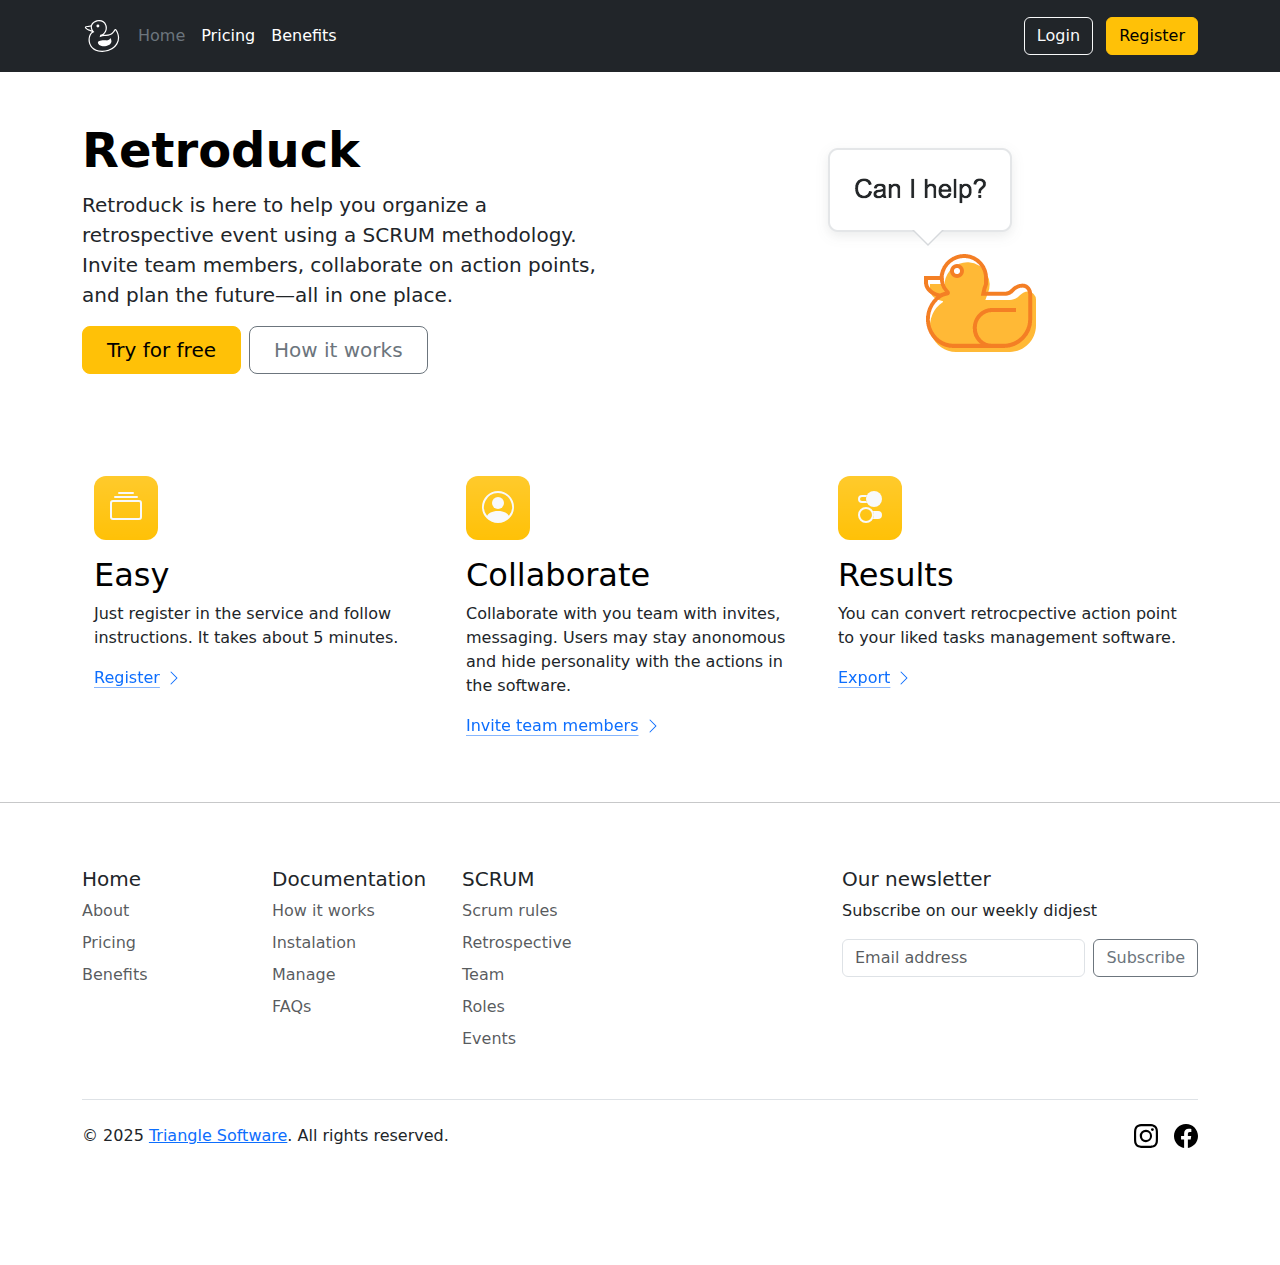
<file: index.html>
<!-- layout page -->
<!DOCTYPE html>
<html lang="en">
<head>
    <meta charset="UTF-8">
    <meta name="viewport" content="width=device-width, initial-scale=1.0">
    <title>Retroduck &mdash; Retrospective online service</title>
    <link rel="shortcut icon" type="image/svg+xml" href="public/favicons/favicon.svg">
    <link rel="alternate icon" type="image/png" sizes="16x16" href="public/favicons/favicon16x16.png">
    <link rel="apple-touch-icon" sizes="512x512" href="public/favicons/apple-touch-icon.png" />
    <link href="https://cdn.jsdelivr.net/npm/bootstrap@5.3.3/dist/css/bootstrap.min.css" rel="stylesheet" integrity="sha384-QWTKZyjpPEjISv5WaRU9OFeRpok6YctnYmDr5pNlyT2bRjXh0JMhjY6hW+ALEwIH" crossorigin="anonymous">
    <script src="https://cdn.jsdelivr.net/npm/bootstrap@5.3.3/dist/js/bootstrap.bundle.min.js" integrity="sha384-YvpcrYf0tY3lHB60NNkmXc5s9fDVZLESaAA55NDzOxhy9GkcIdslK1eN7N6jIeHz" crossorigin="anonymous"></script>

    <link href="public/css/landing.css" rel="stylesheet" type="text/css">

</head>
<body>
    <svg xmlns="http://www.w3.org/2000/svg" class="d-none">
        <symbol id="duck" viewBox="0 0 122.88 114.66">
            <path class="cls-1" d="M95.31,76.23A18.59,18.59,0,0,0,91.88,65c-.65-1-2.41,8.79-15.28,8C53,71.67,45.61,77,46.87,82.69s6.56,9.11,13.19,10.62C72.5,96.13,94.48,92,95.31,76.23ZM46.71,16.29A5.28,5.28,0,1,0,52,21.57a5.28,5.28,0,0,0-5.27-5.28ZM34.18,42.94C9.65,49.45,7,110.21,61.66,110.29c42.05.07,72.55-36.18,48.19-73.38-1.63-2.49-6,22-38.19,20.06-19.75-1.16-20.28,13.24-16.48-4,16.27-3,22.24-20.15,18-33.16-10.59-32.58-70.18-8-39,23.17Zm-8.79-.42C16.06,38.4,15.87,40.3,5.5,33c-7.29-5.56-8.44-10.42,3.36-11.49a59.74,59.74,0,0,0,13-2.58c.11-.36.24-.72.37-1.08,2.12-5.68,6.59-10.3,12.13-13.41A35.23,35.23,0,0,1,52.39,0c10.66.34,20.86,5.79,25,18.4a30,30,0,0,1,1,3.92,32.41,32.41,0,0,1-2.7,20,27.46,27.46,0,0,1-8.58,10.24,41.35,41.35,0,0,1,4.85,0c22,1.29,29.36-11.07,32.27-15.94A9.76,9.76,0,0,1,107,33.13h0c2.6-1.7,4.72-1.37,6.51,1.37,6.49,9.91,9.38,19.85,9.37,29.21a44.59,44.59,0,0,1-6.35,22.86,53.29,53.29,0,0,1-16.82,17.28,69.29,69.29,0,0,1-38,10.8c-20.24,0-33.37-7.86-40.85-18.47a42.76,42.76,0,0,1-7.23-18.44,45,45,0,0,1,1.16-18.51c2-6.92,5.63-12.89,10.65-16.72ZM24.27,37.7l-.48-1.28A23.23,23.23,0,0,1,21,23,105.81,105.81,0,0,1,6.7,25.49c-1.78.21-2.52.3-2.27.86,3.1,6.86,13,8.46,19.84,11.35Z"/>
        </symbol>
        <symbol id="chevron-right" viewBox="0 0 16 16">
            <path fill-rule="evenodd" d="M4.646 1.646a.5.5 0 0 1 .708 0l6 6a.5.5 0 0 1 0 .708l-6 6a.5.5 0 0 1-.708-.708L10.293 8 4.646 2.354a.5.5 0 0 1 0-.708z"/>
        </symbol>
        <symbol id="table" viewBox="0 0 16 16">
            <path d="M0 2a2 2 0 0 1 2-2h12a2 2 0 0 1 2 2v12a2 2 0 0 1-2 2H2a2 2 0 0 1-2-2V2zm15 2h-4v3h4V4zm0 4h-4v3h4V8zm0 4h-4v3h3a1 1 0 0 0 1-1v-2zm-5 3v-3H6v3h4zm-5 0v-3H1v2a1 1 0 0 0 1 1h3zm-4-4h4V8H1v3zm0-4h4V4H1v3zm5-3v3h4V4H6zm4 4H6v3h4V8z"/>
        </symbol>
        <symbol id="people-circle" viewBox="0 0 16 16">
            <path d="M11 6a3 3 0 1 1-6 0 3 3 0 0 1 6 0z"/>
            <path fill-rule="evenodd" d="M0 8a8 8 0 1 1 16 0A8 8 0 0 1 0 8zm8-7a7 7 0 0 0-5.468 11.37C3.242 11.226 4.805 10 8 10s4.757 1.225 5.468 2.37A7 7 0 0 0 8 1z"/>
        </symbol>
        <symbol id="collection" viewBox="0 0 16 16">
            <path d="M2.5 3.5a.5.5 0 0 1 0-1h11a.5.5 0 0 1 0 1h-11zm2-2a.5.5 0 0 1 0-1h7a.5.5 0 0 1 0 1h-7zM0 13a1.5 1.5 0 0 0 1.5 1.5h13A1.5 1.5 0 0 0 16 13V6a1.5 1.5 0 0 0-1.5-1.5h-13A1.5 1.5 0 0 0 0 6v7zm1.5.5A.5.5 0 0 1 1 13V6a.5.5 0 0 1 .5-.5h13a.5.5 0 0 1 .5.5v7a.5.5 0 0 1-.5.5h-13z"/>
        </symbol>
        <symbol id="toggles2" viewBox="0 0 16 16">
            <path d="M9.465 10H12a2 2 0 1 1 0 4H9.465c.34-.588.535-1.271.535-2 0-.729-.195-1.412-.535-2z"/>
            <path d="M6 15a3 3 0 1 0 0-6 3 3 0 0 0 0 6zm0 1a4 4 0 1 1 0-8 4 4 0 0 1 0 8zm.535-10a3.975 3.975 0 0 1-.409-1H4a1 1 0 0 1 0-2h2.126c.091-.355.23-.69.41-1H4a2 2 0 1 0 0 4h2.535z"/>
            <path d="M14 4a4 4 0 1 1-8 0 4 4 0 0 1 8 0z"/>
        </symbol>
        <symbol id="facebook" viewBox="0 0 16 16">
          <path d="M16 8.049c0-4.446-3.582-8.05-8-8.05C3.58 0-.002 3.603-.002 8.05c0 4.017 2.926 7.347 6.75 7.951v-5.625h-2.03V8.05H6.75V6.275c0-2.017 1.195-3.131 3.022-3.131.876 0 1.791.157 1.791.157v1.98h-1.009c-.993 0-1.303.621-1.303 1.258v1.51h2.218l-.354 2.326H9.25V16c3.824-.604 6.75-3.934 6.75-7.951z"/>
        </symbol>
        <symbol id="instagram" viewBox="0 0 16 16">
            <path d="M8 0C5.829 0 5.556.01 4.703.048 3.85.088 3.269.222 2.76.42a3.917 3.917 0 0 0-1.417.923A3.927 3.927 0 0 0 .42 2.76C.222 3.268.087 3.85.048 4.7.01 5.555 0 5.827 0 8.001c0 2.172.01 2.444.048 3.297.04.852.174 1.433.372 1.942.205.526.478.972.923 1.417.444.445.89.719 1.416.923.51.198 1.09.333 1.942.372C5.555 15.99 5.827 16 8 16s2.444-.01 3.298-.048c.851-.04 1.434-.174 1.943-.372a3.916 3.916 0 0 0 1.416-.923c.445-.445.718-.891.923-1.417.197-.509.332-1.09.372-1.942C15.99 10.445 16 10.173 16 8s-.01-2.445-.048-3.299c-.04-.851-.175-1.433-.372-1.941a3.926 3.926 0 0 0-.923-1.417A3.911 3.911 0 0 0 13.24.42c-.51-.198-1.092-.333-1.943-.372C10.443.01 10.172 0 7.998 0h.003zm-.717 1.442h.718c2.136 0 2.389.007 3.232.046.78.035 1.204.166 1.486.275.373.145.64.319.92.599.28.28.453.546.598.92.11.281.24.705.275 1.485.039.843.047 1.096.047 3.231s-.008 2.389-.047 3.232c-.035.78-.166 1.203-.275 1.485a2.47 2.47 0 0 1-.599.919c-.28.28-.546.453-.92.598-.28.11-.704.24-1.485.276-.843.038-1.096.047-3.232.047s-2.39-.009-3.233-.047c-.78-.036-1.203-.166-1.485-.276a2.478 2.478 0 0 1-.92-.598 2.48 2.48 0 0 1-.6-.92c-.109-.281-.24-.705-.275-1.485-.038-.843-.046-1.096-.046-3.233 0-2.136.008-2.388.046-3.231.036-.78.166-1.204.276-1.486.145-.373.319-.64.599-.92.28-.28.546-.453.92-.598.282-.11.705-.24 1.485-.276.738-.034 1.024-.044 2.515-.045v.002zm4.988 1.328a.96.96 0 1 0 0 1.92.96.96 0 0 0 0-1.92zm-4.27 1.122a4.109 4.109 0 1 0 0 8.217 4.109 4.109 0 0 0 0-8.217zm0 1.441a2.667 2.667 0 1 1 0 5.334 2.667 2.667 0 0 1 0-5.334z"/>
        </symbol>
    </svg>

    <header class="p-3 text-bg-dark">
        <div class="container">
          <div class="d-flex flex-wrap align-items-center justify-content-center justify-content-lg-start">
            <a href="/" class="d-flex align-items-center mb-2 mb-lg-0 text-white text-decoration-none">
              <svg class="bi me-2" width="40" height="32" role="img" aria-label="Retroduck"><use xlink:href="#duck"/></svg>
            </a>
    
            <ul class="nav col-12 col-lg-auto me-lg-auto mb-2 justify-content-center mb-md-0">
              <li><a href="#" class="nav-link px-2 text-secondary">Home</a></li>
              <li><a href="pricing.html" class="nav-link px-2 text-white">Pricing</a></li>
              <li><a href="benefits.html" class="nav-link px-2 text-white">Benefits</a></li>
            </ul>
    
            <div class="text-end">
              <a href="login.html" class="btn btn-outline-light me-2">Login</a>
              <a href="registration.html" class="btn btn-warning">Register</a>
            </div>
          </div>
        </div>
    </header>

    <div class="container col-xxl-8">
        <div class="row flex-lg-row-reverse align-items-center g-5 py-5">
          <div class="col-10 col-sm-8 col-lg-6">
            <img src="public/images/image.png" class="d-block mx-lg-auto img-fluid" width="266" height="260" alt="Retroduck"  loading="lazy">
          </div>
          <div class="col-lg-6">
            <h1 class="display-5 fw-bold text-body-emphasis lh-1 mb-3">Retroduck</h1>
            <p class="lead">Retroduck is here to help you organize a retrospective event using a SCRUM methodology. Invite team members, collaborate on action points, and plan the future—all in one place.</p>
            <div class="d-grid gap-2 d-md-flex justify-content-md-start">
            <a href="app.html" class="btn btn-warning btn-lg px-4 gap-3">Try for free</a>
            <a href="blank.html" class="btn btn-outline-secondary btn-lg px-4">How it works</a>
            </div>
          </div>
        </div>
    </div>


    <div class="container px-4 py-5" id="featured-3">
        <div class="row g-4 row-cols-1 row-cols-lg-3">
          <div class="feature col">
            <div class="feature-icon d-inline-flex align-items-center justify-content-center text-white text-bg-warning bg-gradient fs-2 mb-3">
              <a href="#" class="link-light"><svg class="bi" width="1em" height="1em"><use xlink:href="#collection"/></svg></a>
            </div>
            <h3 class="fs-2 text-body-emphasis">Easy</h3>
            <p>Just register in the service and follow instructions. It takes about 5 minutes.</p>
            <a href="registration.html" class="icon-link">
              Register
              <svg class="bi"><use xlink:href="#chevron-right"/></svg>
            </a>
          </div>
          <div class="feature col">
            <div class="feature-icon d-inline-flex align-items-center justify-content-center text-white text-bg-warning bg-gradient fs-2 mb-3">
              <a href="#" class="link-light"><svg class="bi" width="1em" height="1em"><use xlink:href="#people-circle"/></svg></a>
            </div>
            <h3 class="fs-2 text-body-emphasis">Collaborate</h3>
            <p>Collaborate with you team with invites, messaging. Users may stay anonomous and hide personality with the actions in the software.</p>
            <a href="registration.html" class="icon-link">
              Invite team members
              <svg class="bi"><use xlink:href="#chevron-right"/></svg>
            </a>
          </div>
          <div class="feature col">
            <div class="feature-icon d-inline-flex align-items-center justify-content-center text-white text-bg-warning bg-gradient fs-2 mb-3">
              <a href="#" class="link-light" ><svg class="bi" width="1em" height="1em"><use xlink:href="#toggles2"/></svg></a>
            </div>
            <h3 class="fs-2 text-body-emphasis">Results</h3>
            <p>You can convert retrocpective action point to your liked tasks management software.</p>
            <a href="registration.html" class="icon-link" data-bs-toggle="tooltip" data-bs-placement="top" data-bs-title="Tooltip on top">
              Export
              <svg class="bi"><use xlink:href="#chevron-right"/></svg>
            </a>
          </div>
        </div>
    </div>

    <hr />

    <div class="container">
        <footer class="py-5">
          <div class="row">
            <div class="col-6 col-md-2 mb-3">
              <h5>Home</h5>
              <ul class="nav flex-column">
                <li class="nav-item mb-2"><a href="#" class="nav-link p-0 text-body-secondary">About</a></li>
                <li class="nav-item mb-2"><a href="#" class="nav-link p-0 text-body-secondary">Pricing</a></li>
                <li class="nav-item mb-2"><a href="#" class="nav-link p-0 text-body-secondary">Benefits</a></li>
              </ul>
            </div>
      
            <div class="col-6 col-md-2 mb-3">
              <h5>Documentation</h5>
              <ul class="nav flex-column">
                <li class="nav-item mb-2"><a href="#" class="nav-link p-0 text-body-secondary">How it works</a></li>
                <li class="nav-item mb-2"><a href="#" class="nav-link p-0 text-body-secondary">Instalation</a></li>
                <li class="nav-item mb-2"><a href="#" class="nav-link p-0 text-body-secondary">Manage</a></li>
                <li class="nav-item mb-2"><a href="#" class="nav-link p-0 text-body-secondary">FAQs</a></li>
              </ul>
            </div>
      
            <div class="col-6 col-md-2 mb-3">
              <h5>SCRUM</h5>
              <ul class="nav flex-column">
                <li class="nav-item mb-2"><a href="#" class="nav-link p-0 text-body-secondary">Scrum rules</a></li>
                <li class="nav-item mb-2"><a href="#" class="nav-link p-0 text-body-secondary">Retrospective</a></li>
                <li class="nav-item mb-2"><a href="#" class="nav-link p-0 text-body-secondary">Team</a></li>
                <li class="nav-item mb-2"><a href="#" class="nav-link p-0 text-body-secondary">Roles</a></li>
                <li class="nav-item mb-2"><a href="#" class="nav-link p-0 text-body-secondary">Events</a></li>
              </ul>
            </div>
      
            <div class="col-md-4 offset-md-2 mb-3">
              <form action="subscribe-success.html" method="get">
                <h5>Our newsletter</h5>
                <p>Subscribe on our weekly didjest</p>
                <div class="d-flex flex-column flex-sm-row w-100 gap-2">
                  <label for="newsletter1" class="visually-hidden">Email address</label>
                  <input id="newsletter1" type="text" class="form-control" placeholder="Email address">
                  <button class="btn btn-outline-secondary" type="submit">Subscribe</button>
                </div>
              </form>
            </div>
          </div>
      
          <div class="d-flex flex-column flex-sm-row justify-content-between py-4 my-4 border-top">
            <p>&copy; 2025 <a href="https://triangle.software/">Triangle Software</a>. All rights reserved.</p>
            <ul class="list-unstyled d-flex">
              <li class="ms-3"><a class="link-body-emphasis" href="#"><svg class="bi" width="24" height="24"><use xlink:href="#instagram"/></svg></a></li>
              <li class="ms-3"><a class="link-body-emphasis" href="#"><svg class="bi" width="24" height="24"><use xlink:href="#facebook"/></svg></a></li>
            </ul>
          </div>
        </footer>
    </div>
</body>
</html>
</file>
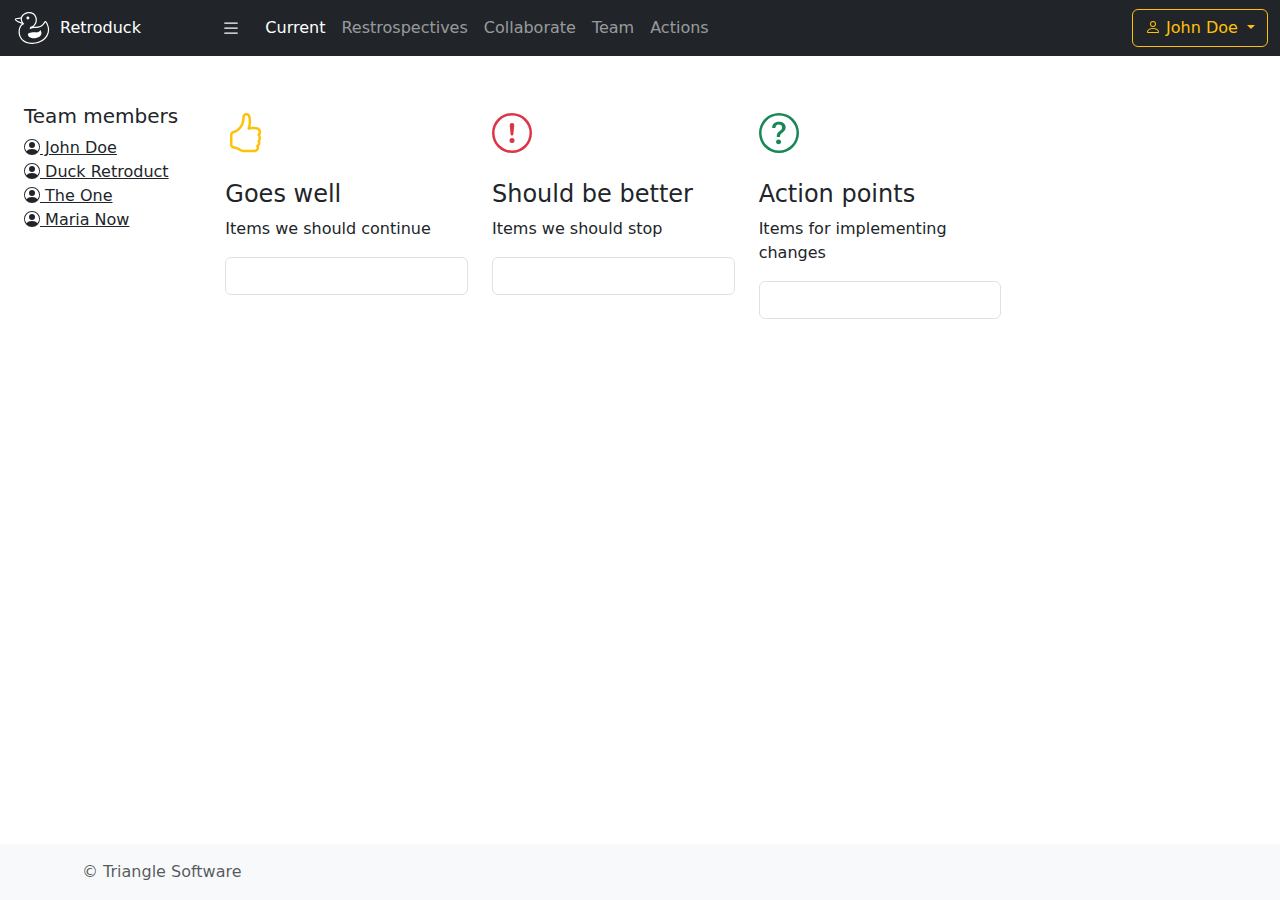
<file: app.html>
<!-- layout page -->
<!DOCTYPE html>
<html lang="en" class="h-100" data-bs-theme="auto">
<head>
    <meta charset="UTF-8">
    <meta name="viewport" content="width=device-width, initial-scale=1.0">
    <title>Retroduck &mdash; Retrospective online service</title>
    <meta name="robots" content="noindex,nofollow">
    <link rel="shortcut icon" type="image/svg+xml" href="public/favicons/favicon.svg">
    <link rel="alternate icon" type="image/png" sizes="16x16" href="public/favicons/favicon16x16.png">
    <link rel="apple-touch-icon" sizes="512x512" href="public/favicons/apple-touch-icon.png" />
    <link href="https://cdn.jsdelivr.net/npm/bootstrap@5.3.3/dist/css/bootstrap.min.css" rel="stylesheet" integrity="sha384-QWTKZyjpPEjISv5WaRU9OFeRpok6YctnYmDr5pNlyT2bRjXh0JMhjY6hW+ALEwIH" crossorigin="anonymous">
    <script src="https://cdn.jsdelivr.net/npm/bootstrap@5.3.3/dist/js/bootstrap.bundle.min.js" integrity="sha384-YvpcrYf0tY3lHB60NNkmXc5s9fDVZLESaAA55NDzOxhy9GkcIdslK1eN7N6jIeHz" crossorigin="anonymous"></script>
    
    <link href="public/css/app.css" rel="stylesheet" type="text/css">

</head>
<body class="d-flex flex-column h-100">
    <svg xmlns="http://www.w3.org/2000/svg" class="d-none">
        <symbol id="duck" viewBox="0 0 122.88 114.66">
            <path class="cls-1" d="M95.31,76.23A18.59,18.59,0,0,0,91.88,65c-.65-1-2.41,8.79-15.28,8C53,71.67,45.61,77,46.87,82.69s6.56,9.11,13.19,10.62C72.5,96.13,94.48,92,95.31,76.23ZM46.71,16.29A5.28,5.28,0,1,0,52,21.57a5.28,5.28,0,0,0-5.27-5.28ZM34.18,42.94C9.65,49.45,7,110.21,61.66,110.29c42.05.07,72.55-36.18,48.19-73.38-1.63-2.49-6,22-38.19,20.06-19.75-1.16-20.28,13.24-16.48-4,16.27-3,22.24-20.15,18-33.16-10.59-32.58-70.18-8-39,23.17Zm-8.79-.42C16.06,38.4,15.87,40.3,5.5,33c-7.29-5.56-8.44-10.42,3.36-11.49a59.74,59.74,0,0,0,13-2.58c.11-.36.24-.72.37-1.08,2.12-5.68,6.59-10.3,12.13-13.41A35.23,35.23,0,0,1,52.39,0c10.66.34,20.86,5.79,25,18.4a30,30,0,0,1,1,3.92,32.41,32.41,0,0,1-2.7,20,27.46,27.46,0,0,1-8.58,10.24,41.35,41.35,0,0,1,4.85,0c22,1.29,29.36-11.07,32.27-15.94A9.76,9.76,0,0,1,107,33.13h0c2.6-1.7,4.72-1.37,6.51,1.37,6.49,9.91,9.38,19.85,9.37,29.21a44.59,44.59,0,0,1-6.35,22.86,53.29,53.29,0,0,1-16.82,17.28,69.29,69.29,0,0,1-38,10.8c-20.24,0-33.37-7.86-40.85-18.47a42.76,42.76,0,0,1-7.23-18.44,45,45,0,0,1,1.16-18.51c2-6.92,5.63-12.89,10.65-16.72ZM24.27,37.7l-.48-1.28A23.23,23.23,0,0,1,21,23,105.81,105.81,0,0,1,6.7,25.49c-1.78.21-2.52.3-2.27.86,3.1,6.86,13,8.46,19.84,11.35Z"/>
        </symbol>
        <symbol id="people-circle" viewBox="0 0 16 16">
            <path d="M11 6a3 3 0 1 1-6 0 3 3 0 0 1 6 0z"/>
            <path fill-rule="evenodd" d="M0 8a8 8 0 1 1 16 0A8 8 0 0 1 0 8zm8-7a7 7 0 0 0-5.468 11.37C3.242 11.226 4.805 10 8 10s4.757 1.225 5.468 2.37A7 7 0 0 0 8 1z"/>
        </symbol>
        <symbol id="thumbs-up" viewBox="0 0 16 16">
            <path d="M8.864.046C7.908-.193 7.02.53 6.956 1.466c-.072 1.051-.23 2.016-.428 2.59-.125.36-.479 1.013-1.04 1.639-.557.623-1.282 1.178-2.131 1.41C2.685 7.288 2 7.87 2 8.72v4.001c0 .845.682 1.464 1.448 1.545 1.07.114 1.564.415 2.068.723l.048.03c.272.165.578.348.97.484.397.136.861.217 1.466.217h3.5c.937 0 1.599-.477 1.934-1.064a1.86 1.86 0 0 0 .254-.912c0-.152-.023-.312-.077-.464.201-.263.38-.578.488-.901.11-.33.172-.762.004-1.149.069-.13.12-.269.159-.403.077-.27.113-.568.113-.857 0-.288-.036-.585-.113-.856a2 2 0 0 0-.138-.362 1.9 1.9 0 0 0 .234-1.734c-.206-.592-.682-1.1-1.2-1.272-.847-.282-1.803-.276-2.516-.211a10 10 0 0 0-.443.05 9.4 9.4 0 0 0-.062-4.509A1.38 1.38 0 0 0 9.125.111zM11.5 14.721H8c-.51 0-.863-.069-1.14-.164-.281-.097-.506-.228-.776-.393l-.04-.024c-.555-.339-1.198-.731-2.49-.868-.333-.036-.554-.29-.554-.55V8.72c0-.254.226-.543.62-.65 1.095-.3 1.977-.996 2.614-1.708.635-.71 1.064-1.475 1.238-1.978.243-.7.407-1.768.482-2.85.025-.362.36-.594.667-.518l.262.066c.16.04.258.143.288.255a8.34 8.34 0 0 1-.145 4.725.5.5 0 0 0 .595.644l.003-.001.014-.003.058-.014a9 9 0 0 1 1.036-.157c.663-.06 1.457-.054 2.11.164.175.058.45.3.57.65.107.308.087.67-.266 1.022l-.353.353.353.354c.043.043.105.141.154.315.048.167.075.37.075.581 0 .212-.027.414-.075.582-.05.174-.111.272-.154.315l-.353.353.353.354c.047.047.109.177.005.488a2.2 2.2 0 0 1-.505.805l-.353.353.353.354c.006.005.041.05.041.17a.9.9 0 0 1-.121.416c-.165.288-.503.56-1.066.56z"/>
        </symbol>
        <symbol id="exclamation-circle" viewBox="0 0 16 16">
            <path d="M8 15A7 7 0 1 1 8 1a7 7 0 0 1 0 14m0 1A8 8 0 1 0 8 0a8 8 0 0 0 0 16"/>
            <path d="M7.002 11a1 1 0 1 1 2 0 1 1 0 0 1-2 0M7.1 4.995a.905.905 0 1 1 1.8 0l-.35 3.507a.552.552 0 0 1-1.1 0z"/>
        </symbol>
        <symbol id="question-circle" viewBox="0 0 16 16">
            <path d="M8 15A7 7 0 1 1 8 1a7 7 0 0 1 0 14m0 1A8 8 0 1 0 8 0a8 8 0 0 0 0 16"/>
            <path d="M5.255 5.786a.237.237 0 0 0 .241.247h.825c.138 0 .248-.113.266-.25.09-.656.54-1.134 1.342-1.134.686 0 1.314.343 1.314 1.168 0 .635-.374.927-.965 1.371-.673.489-1.206 1.06-1.168 1.987l.003.217a.25.25 0 0 0 .25.246h.811a.25.25 0 0 0 .25-.25v-.105c0-.718.273-.927 1.01-1.486.609-.463 1.244-.977 1.244-2.056 0-1.511-1.276-2.241-2.673-2.241-1.267 0-2.655.59-2.75 2.286m1.557 5.763c0 .533.425.927 1.01.927.609 0 1.028-.394 1.028-.927 0-.552-.42-.94-1.029-.94-.584 0-1.009.388-1.009.94"/>
        </symbol>
        <symbol id="person" viewBox="0 0 16 16">
            <path d="M8 8a3 3 0 1 0 0-6 3 3 0 0 0 0 6m2-3a2 2 0 1 1-4 0 2 2 0 0 1 4 0m4 8c0 1-1 1-1 1H3s-1 0-1-1 1-4 6-4 6 3 6 4m-1-.004c-.001-.246-.154-.986-.832-1.664C11.516 10.68 10.289 10 8 10s-3.516.68-4.168 1.332c-.678.678-.83 1.418-.832 1.664z"/>
        </symbol>
        <symbol id="hamburger" viewBox="0 0 16 16">
            <path fill-rule="evenodd" d="M2.5 12a.5.5 0 0 1 .5-.5h10a.5.5 0 0 1 0 1H3a.5.5 0 0 1-.5-.5m0-4a.5.5 0 0 1 .5-.5h10a.5.5 0 0 1 0 1H3a.5.5 0 0 1-.5-.5m0-4a.5.5 0 0 1 .5-.5h10a.5.5 0 0 1 0 1H3a.5.5 0 0 1-.5-.5"/>
        </symbol>
    </svg>

    <div class="offcanvas offcanvas-start" tabindex="-1" id="offcanvasExample" aria-labelledby="offcanvasExampleLabel">
        <div class="offcanvas-header">
          <h5 class="offcanvas-title" id="offcanvasExampleLabel">Menu</h5>
          <button type="button" class="btn-close" data-bs-dismiss="offcanvas" aria-label="Close"></button>
        </div>
        <div class="offcanvas-body">
          <div>
            Some text as placeholder. In real life you can have the elements you have chosen. Like, text, images, lists, etc.
          </div>
          <div class="dropdown mt-3">
            <button class="btn btn-secondary dropdown-toggle" type="button" data-bs-toggle="dropdown">
              Dropdown button
            </button>
            <ul class="dropdown-menu">
              <li><a class="dropdown-item" href="#">Action</a></li>
              <li><a class="dropdown-item" href="#">Another action</a></li>
              <li><a class="dropdown-item" href="#">Something else here</a></li>
            </ul>
          </div>
        </div>
    </div>

    <nav class="navbar navbar-expand navbar-dark bg-dark" aria-label="">
        <div class="container-fluid">
          <div class="col-md-2">
            <a href="/" class="d-flex align-items-center mb-2 mb-lg-0 text-white text-decoration-none">
              <svg class="bi me-2" width="40" height="32" role="img" aria-label="Retroduck"><use xlink:href="#duck"/></svg>
              Retroduck
            </a>
          </div>  
          <a class="navbar-brand" data-bs-toggle="offcanvas" href="#offcanvasExample" role="button" aria-controls="offcanvasExample" href="#"><svg class="bi" width="1em" height="1em"><use xlink:href="#hamburger"/></svg> </a>
          <button class="navbar-toggler" type="button" data-bs-toggle="collapse" data-bs-target="#navbarsExample02" aria-controls="navbarsExample02" aria-expanded="false" aria-label="Toggle navigation">
            <span class="navbar-toggler-icon"></span>
          </button>
    
          <div class="collapse navbar-collapse" id="navbarsExample02">
            <ul class="navbar-nav me-auto">
              <li class="nav-item">
                <a class="nav-link active" aria-current="page" href="#">Current</a>
              </li>
              <li class="nav-item">
                <a class="nav-link" href="retrospectives.html">Restrospectives</a>
              </li>
              <li class="nav-item">
                <a class="nav-link" href="#">Collaborate</a>
              </li>
              <li class="nav-item">
                <a class="nav-link" href="#">Team</a>
              </li>
              <li class="nav-item">
                <a class="nav-link" href="#">Actions</a>
              </li>
            </ul>

            <div class="text-white">
                <div class="dropdown">
                    <a class="btn btn-outline-warning dropdown-toggle" href="#" role="button" data-bs-toggle="dropdown" aria-expanded="false">
                        <svg class="bi" width="1em" height="1em"><use xlink:href="#person"/></svg>
                        John Doe
                    </a>

                    <ul class="dropdown-menu dropdown-menu-end">
                        <li><a class="dropdown-item" href="/profile">Profile</a></li>
                        <li><a class="dropdown-item" href="/profile/invites">Invites</a></li>
                        <li><a class="dropdown-item" href="/order">Retros</span></a></li>
                        <li><a class="dropdown-item" href="/logout">Logout</a></li>
                    </ul>
                </div>
            </div>

          </div>
        </div>
    </nav>

    <main class="flex-shrink-0">
        <div class="container-fluid">
            <div class="row">
                <div class="col-md-2 pt-5 ps-4">
                    <h5>Team members</h2> 
                        <ul class="list-unstyled">
                            <li>
                                <a href="#" class="link-dark">
                                    <svg class="bi" width="1em" height="1em"><use xlink:href="#people-circle"/></svg>
                                    John Doe
                                </a>
                            </li>
                            <li>
                                <a href="#" class="link-dark">
                                    <svg class="bi" width="1em" height="1em"><use xlink:href="#people-circle"/></svg>
                                    Duck Retroduct
                                </a>
                            </li>
                            <li>
                                <a href="#" class="link-dark">
                                    <svg class="bi" width="1em" height="1em"><use xlink:href="#people-circle"/></svg>
                                    The One
                                </a>
                            </li>
                            <li>
                                <a href="#" class="link-dark">
                                    <svg class="bi" width="1em" height="1em"><use xlink:href="#people-circle"/></svg>
                                    Maria Now
                                </a>
                            </li>
                        </ul>   
                </div>

                <div class="col-md-10">
                    <div class="conatiner">
                        <div class="row mt-5">
                            <div class="col-md-3">
                                <div class="fs-1">
                                    <svg class="bi text-warning" width="1em" height="1em"><use xlink:href="#thumbs-up"/></svg>
                                </div>
                                <h4 class="pt-3">Goes well</h4>
                                <p>Items we should continue</p>
                                <form class="messageForm" data-target="wellMessages" data-type="btn-warning">
                                    <div class="mb-3">
                                    <input type="text" class="form-control" class="userInput">
                                    </div>
                                </form>
                                <div id="wellMessages"></div>
                            </div>
                            <div class="col-md-3">
                                <div class="fs-1">
                                    <svg class="bi text-danger" width="1em" height="1em"><use xlink:href="#exclamation-circle"/></svg>
                                </div>
                                <h4 class="pt-3">Should be better</h4>
                                <p>Items we should stop</p>
                                <form class="messageForm" data-target="badMessages" data-type="btn-danger">
                                    <div class="mb-3">
                                    <input type="text" class="form-control" class="userInput">
                                    </div>
                                </form>
                                <div id="badMessages"></div>
                            </div>
                            <div class="col-md-3">
                                <div class="fs-1">
                                    <svg class="bi text-success" width="1em" height="1em"><use xlink:href="#question-circle"/></svg>
                                </div>
                                <h4 class="pt-3">Action points</h4>
                                <p>Items for implementing changes</p>
                                <form class="messageForm" data-target="actionMessages" data-type="btn-success">
                                    <div class="mb-3">
                                    <input type="text" class="form-control" class="userInput">
                                    </div>
                                </form>
                                <div id="actionMessages"></div>
                            </div>
                        </div>
                    </div>
                </div>
            </div>
            
        </div>
    </main>

    <footer class="footer mt-auto py-3 bg-body-tertiary">
        <div class="container">
          <span class="text-body-secondary">&copy; Triangle Software</span>
        </div>
    </footer>

    <script src="public/js/app.js"></script>
</body>
</html>
</file>
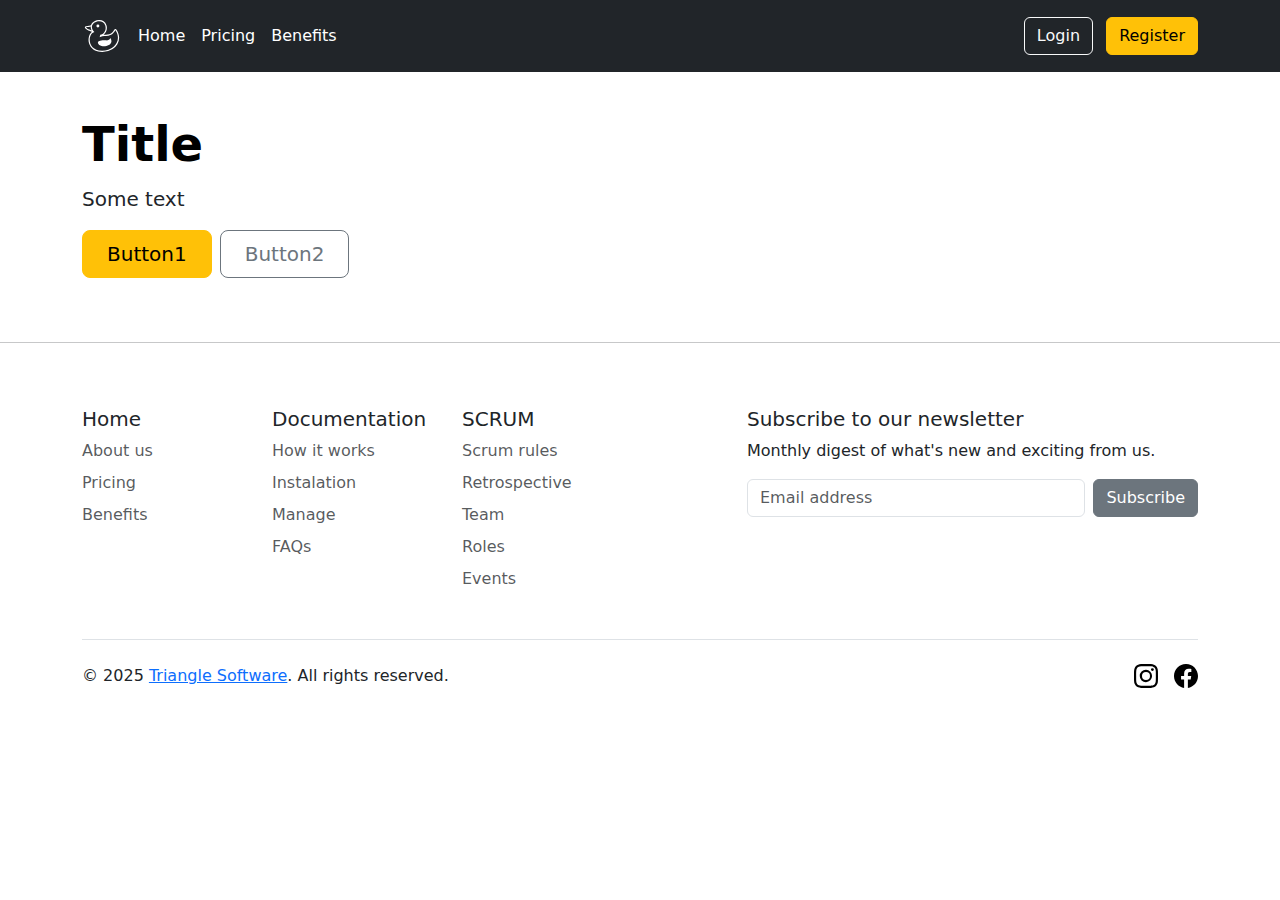
<file: blank.html>
<!-- extends index.html -->
<!DOCTYPE html>
<html lang="en">
<head>
    <meta charset="UTF-8">
    <meta name="viewport" content="width=device-width, initial-scale=1.0">
    <title>Retroduck &mdash; Retrospective online service</title>
    <link rel="shortcut icon" type="image/svg+xml" href="public/favicons/favicon.svg">
    <link rel="alternate icon" type="image/png" sizes="16x16" href="public/favicons/favicon16x16.png">
    <link rel="apple-touch-icon" sizes="512x512" href="public/favicons/apple-touch-icon.png" />
    <link href="https://cdn.jsdelivr.net/npm/bootstrap@5.3.3/dist/css/bootstrap.min.css" rel="stylesheet" integrity="sha384-QWTKZyjpPEjISv5WaRU9OFeRpok6YctnYmDr5pNlyT2bRjXh0JMhjY6hW+ALEwIH" crossorigin="anonymous">
    <script src="https://cdn.jsdelivr.net/npm/bootstrap@5.3.3/dist/js/bootstrap.bundle.min.js" integrity="sha384-YvpcrYf0tY3lHB60NNkmXc5s9fDVZLESaAA55NDzOxhy9GkcIdslK1eN7N6jIeHz" crossorigin="anonymous"></script>
    
    <link href="public/css/landing.css" rel="stylesheet" type="text/css">
    
    <script async src="https://www.googletagmanager.com/gtag/js?id=G-E2LY8CH0Z6"></script>
    <script>
        window.dataLayer = window.dataLayer || [];
        function gtag(){dataLayer.push(arguments);}
        gtag('js', new Date());

        gtag('config', 'G-E2LY8CH0Z6');
    </script>
</head>
<body>
    <svg xmlns="http://www.w3.org/2000/svg" class="d-none">
        <symbol id="duck" viewBox="0 0 122.88 114.66">
            <path class="cls-1" d="M95.31,76.23A18.59,18.59,0,0,0,91.88,65c-.65-1-2.41,8.79-15.28,8C53,71.67,45.61,77,46.87,82.69s6.56,9.11,13.19,10.62C72.5,96.13,94.48,92,95.31,76.23ZM46.71,16.29A5.28,5.28,0,1,0,52,21.57a5.28,5.28,0,0,0-5.27-5.28ZM34.18,42.94C9.65,49.45,7,110.21,61.66,110.29c42.05.07,72.55-36.18,48.19-73.38-1.63-2.49-6,22-38.19,20.06-19.75-1.16-20.28,13.24-16.48-4,16.27-3,22.24-20.15,18-33.16-10.59-32.58-70.18-8-39,23.17Zm-8.79-.42C16.06,38.4,15.87,40.3,5.5,33c-7.29-5.56-8.44-10.42,3.36-11.49a59.74,59.74,0,0,0,13-2.58c.11-.36.24-.72.37-1.08,2.12-5.68,6.59-10.3,12.13-13.41A35.23,35.23,0,0,1,52.39,0c10.66.34,20.86,5.79,25,18.4a30,30,0,0,1,1,3.92,32.41,32.41,0,0,1-2.7,20,27.46,27.46,0,0,1-8.58,10.24,41.35,41.35,0,0,1,4.85,0c22,1.29,29.36-11.07,32.27-15.94A9.76,9.76,0,0,1,107,33.13h0c2.6-1.7,4.72-1.37,6.51,1.37,6.49,9.91,9.38,19.85,9.37,29.21a44.59,44.59,0,0,1-6.35,22.86,53.29,53.29,0,0,1-16.82,17.28,69.29,69.29,0,0,1-38,10.8c-20.24,0-33.37-7.86-40.85-18.47a42.76,42.76,0,0,1-7.23-18.44,45,45,0,0,1,1.16-18.51c2-6.92,5.63-12.89,10.65-16.72ZM24.27,37.7l-.48-1.28A23.23,23.23,0,0,1,21,23,105.81,105.81,0,0,1,6.7,25.49c-1.78.21-2.52.3-2.27.86,3.1,6.86,13,8.46,19.84,11.35Z"/>
        </symbol>
        <symbol id="chevron-right" viewBox="0 0 16 16">
            <path fill-rule="evenodd" d="M4.646 1.646a.5.5 0 0 1 .708 0l6 6a.5.5 0 0 1 0 .708l-6 6a.5.5 0 0 1-.708-.708L10.293 8 4.646 2.354a.5.5 0 0 1 0-.708z"/>
        </symbol>
        <symbol id="table" viewBox="0 0 16 16">
            <path d="M0 2a2 2 0 0 1 2-2h12a2 2 0 0 1 2 2v12a2 2 0 0 1-2 2H2a2 2 0 0 1-2-2V2zm15 2h-4v3h4V4zm0 4h-4v3h4V8zm0 4h-4v3h3a1 1 0 0 0 1-1v-2zm-5 3v-3H6v3h4zm-5 0v-3H1v2a1 1 0 0 0 1 1h3zm-4-4h4V8H1v3zm0-4h4V4H1v3zm5-3v3h4V4H6zm4 4H6v3h4V8z"/>
        </symbol>
        <symbol id="people-circle" viewBox="0 0 16 16">
            <path d="M11 6a3 3 0 1 1-6 0 3 3 0 0 1 6 0z"/>
            <path fill-rule="evenodd" d="M0 8a8 8 0 1 1 16 0A8 8 0 0 1 0 8zm8-7a7 7 0 0 0-5.468 11.37C3.242 11.226 4.805 10 8 10s4.757 1.225 5.468 2.37A7 7 0 0 0 8 1z"/>
        </symbol>
        <symbol id="collection" viewBox="0 0 16 16">
            <path d="M2.5 3.5a.5.5 0 0 1 0-1h11a.5.5 0 0 1 0 1h-11zm2-2a.5.5 0 0 1 0-1h7a.5.5 0 0 1 0 1h-7zM0 13a1.5 1.5 0 0 0 1.5 1.5h13A1.5 1.5 0 0 0 16 13V6a1.5 1.5 0 0 0-1.5-1.5h-13A1.5 1.5 0 0 0 0 6v7zm1.5.5A.5.5 0 0 1 1 13V6a.5.5 0 0 1 .5-.5h13a.5.5 0 0 1 .5.5v7a.5.5 0 0 1-.5.5h-13z"/>
        </symbol>
        <symbol id="toggles2" viewBox="0 0 16 16">
            <path d="M9.465 10H12a2 2 0 1 1 0 4H9.465c.34-.588.535-1.271.535-2 0-.729-.195-1.412-.535-2z"/>
            <path d="M6 15a3 3 0 1 0 0-6 3 3 0 0 0 0 6zm0 1a4 4 0 1 1 0-8 4 4 0 0 1 0 8zm.535-10a3.975 3.975 0 0 1-.409-1H4a1 1 0 0 1 0-2h2.126c.091-.355.23-.69.41-1H4a2 2 0 1 0 0 4h2.535z"/>
            <path d="M14 4a4 4 0 1 1-8 0 4 4 0 0 1 8 0z"/>
        </symbol>
        <symbol id="facebook" viewBox="0 0 16 16">
        <path d="M16 8.049c0-4.446-3.582-8.05-8-8.05C3.58 0-.002 3.603-.002 8.05c0 4.017 2.926 7.347 6.75 7.951v-5.625h-2.03V8.05H6.75V6.275c0-2.017 1.195-3.131 3.022-3.131.876 0 1.791.157 1.791.157v1.98h-1.009c-.993 0-1.303.621-1.303 1.258v1.51h2.218l-.354 2.326H9.25V16c3.824-.604 6.75-3.934 6.75-7.951z"/>
        </symbol>
        <symbol id="instagram" viewBox="0 0 16 16">
            <path d="M8 0C5.829 0 5.556.01 4.703.048 3.85.088 3.269.222 2.76.42a3.917 3.917 0 0 0-1.417.923A3.927 3.927 0 0 0 .42 2.76C.222 3.268.087 3.85.048 4.7.01 5.555 0 5.827 0 8.001c0 2.172.01 2.444.048 3.297.04.852.174 1.433.372 1.942.205.526.478.972.923 1.417.444.445.89.719 1.416.923.51.198 1.09.333 1.942.372C5.555 15.99 5.827 16 8 16s2.444-.01 3.298-.048c.851-.04 1.434-.174 1.943-.372a3.916 3.916 0 0 0 1.416-.923c.445-.445.718-.891.923-1.417.197-.509.332-1.09.372-1.942C15.99 10.445 16 10.173 16 8s-.01-2.445-.048-3.299c-.04-.851-.175-1.433-.372-1.941a3.926 3.926 0 0 0-.923-1.417A3.911 3.911 0 0 0 13.24.42c-.51-.198-1.092-.333-1.943-.372C10.443.01 10.172 0 7.998 0h.003zm-.717 1.442h.718c2.136 0 2.389.007 3.232.046.78.035 1.204.166 1.486.275.373.145.64.319.92.599.28.28.453.546.598.92.11.281.24.705.275 1.485.039.843.047 1.096.047 3.231s-.008 2.389-.047 3.232c-.035.78-.166 1.203-.275 1.485a2.47 2.47 0 0 1-.599.919c-.28.28-.546.453-.92.598-.28.11-.704.24-1.485.276-.843.038-1.096.047-3.232.047s-2.39-.009-3.233-.047c-.78-.036-1.203-.166-1.485-.276a2.478 2.478 0 0 1-.92-.598 2.48 2.48 0 0 1-.6-.92c-.109-.281-.24-.705-.275-1.485-.038-.843-.046-1.096-.046-3.233 0-2.136.008-2.388.046-3.231.036-.78.166-1.204.276-1.486.145-.373.319-.64.599-.92.28-.28.546-.453.92-.598.282-.11.705-.24 1.485-.276.738-.034 1.024-.044 2.515-.045v.002zm4.988 1.328a.96.96 0 1 0 0 1.92.96.96 0 0 0 0-1.92zm-4.27 1.122a4.109 4.109 0 1 0 0 8.217 4.109 4.109 0 0 0 0-8.217zm0 1.441a2.667 2.667 0 1 1 0 5.334 2.667 2.667 0 0 1 0-5.334z"/>
        </symbol>
    </svg>

    <header class="p-3 text-bg-dark">
        <div class="container">
          <div class="d-flex flex-wrap align-items-center justify-content-center justify-content-lg-start">
            <a href="/" class="d-flex align-items-center mb-2 mb-lg-0 text-white text-decoration-none">
              <svg class="bi me-2" width="40" height="32" role="img" aria-label="Retroduck"><use xlink:href="#duck"/></svg>
            </a>
    
            <ul class="nav col-12 col-lg-auto me-lg-auto mb-2 justify-content-center mb-md-0">
              <li><a href="index.html" class="nav-link px-2 text-white">Home</a></li>
              <li><a href="pricing.html" class="nav-link px-2 text-white">Pricing</a></li>
              <li><a href="benefits.html" class="nav-link px-2 text-white">Benefits</a></li>
            </ul>
    
            <div class="text-end">
              <a href="login.html" class="btn btn-outline-light me-2">Login</a>
              <a href="registration.html" class="btn btn-warning">Register</a>
            </div>
          </div>
        </div>
    </header>

    <div class="container col-xxl-8">
        <div class="row flex-lg-row-reverse align-items-center g-5 py-5">
          <div class="col-10 col-sm-8 col-lg-6">
            
          </div>
          <div class="col-lg-6">
            <h1 class="display-5 fw-bold text-body-emphasis lh-1 mb-3">Title</h1>
            <p class="lead">Some text</p>
            <div class="d-grid gap-2 d-md-flex justify-content-md-start">
            <a href="#" class="btn btn-warning btn-lg px-4 gap-3">Button1</a>
            <a href="#" class="btn btn-outline-secondary btn-lg px-4">Button2</a>
            </div>
          </div>
        </div>
    </div>

    <hr />

    <div class="container">
        <footer class="py-5">
          <div class="row">
            <div class="col-6 col-md-2 mb-3">
              <h5>Home</h5>
              <ul class="nav flex-column">
                <li class="nav-item mb-2"><a href="#" class="nav-link p-0 text-body-secondary">About us</a></li>
                <li class="nav-item mb-2"><a href="#" class="nav-link p-0 text-body-secondary">Pricing</a></li>
                <li class="nav-item mb-2"><a href="#" class="nav-link p-0 text-body-secondary">Benefits</a></li>
              </ul>
            </div>
      
            <div class="col-6 col-md-2 mb-3">
              <h5>Documentation</h5>
              <ul class="nav flex-column">
                <li class="nav-item mb-2"><a href="#" class="nav-link p-0 text-body-secondary">How it works</a></li>
                <li class="nav-item mb-2"><a href="#" class="nav-link p-0 text-body-secondary">Instalation</a></li>
                <li class="nav-item mb-2"><a href="#" class="nav-link p-0 text-body-secondary">Manage</a></li>
                <li class="nav-item mb-2"><a href="#" class="nav-link p-0 text-body-secondary">FAQs</a></li>
              </ul>
            </div>
      
            <div class="col-6 col-md-2 mb-3">
              <h5>SCRUM</h5>
              <ul class="nav flex-column">
                <li class="nav-item mb-2"><a href="#" class="nav-link p-0 text-body-secondary">Scrum rules</a></li>
                <li class="nav-item mb-2"><a href="#" class="nav-link p-0 text-body-secondary">Retrospective</a></li>
                <li class="nav-item mb-2"><a href="#" class="nav-link p-0 text-body-secondary">Team</a></li>
                <li class="nav-item mb-2"><a href="#" class="nav-link p-0 text-body-secondary">Roles</a></li>
                <li class="nav-item mb-2"><a href="#" class="nav-link p-0 text-body-secondary">Events</a></li>
              </ul>
            </div>
      
            <div class="col-md-5 offset-md-1 mb-3">
              <form>
                <h5>Subscribe to our newsletter</h5>
                <p>Monthly digest of what's new and exciting from us.</p>
                <div class="d-flex flex-column flex-sm-row w-100 gap-2">
                  <label for="newsletter1" class="visually-hidden">Email address</label>
                  <input id="newsletter1" type="text" class="form-control" placeholder="Email address">
                  <button class="btn btn-secondary" type="button">Subscribe</button>
                </div>
              </form>
            </div>
          </div>
      
          <div class="d-flex flex-column flex-sm-row justify-content-between py-4 my-4 border-top">
            <p>&copy; 2025 <a href="https://triangle.software/">Triangle Software</a>. All rights reserved.</p>
            <ul class="list-unstyled d-flex">
              <li class="ms-3"><a class="link-body-emphasis" href="#"><svg class="bi" width="24" height="24"><use xlink:href="#instagram"/></svg></a></li>
              <li class="ms-3"><a class="link-body-emphasis" href="#"><svg class="bi" width="24" height="24"><use xlink:href="#facebook"/></svg></a></li>
            </ul>
          </div>
        </footer>
    </div>
</body>
</html>
</file>
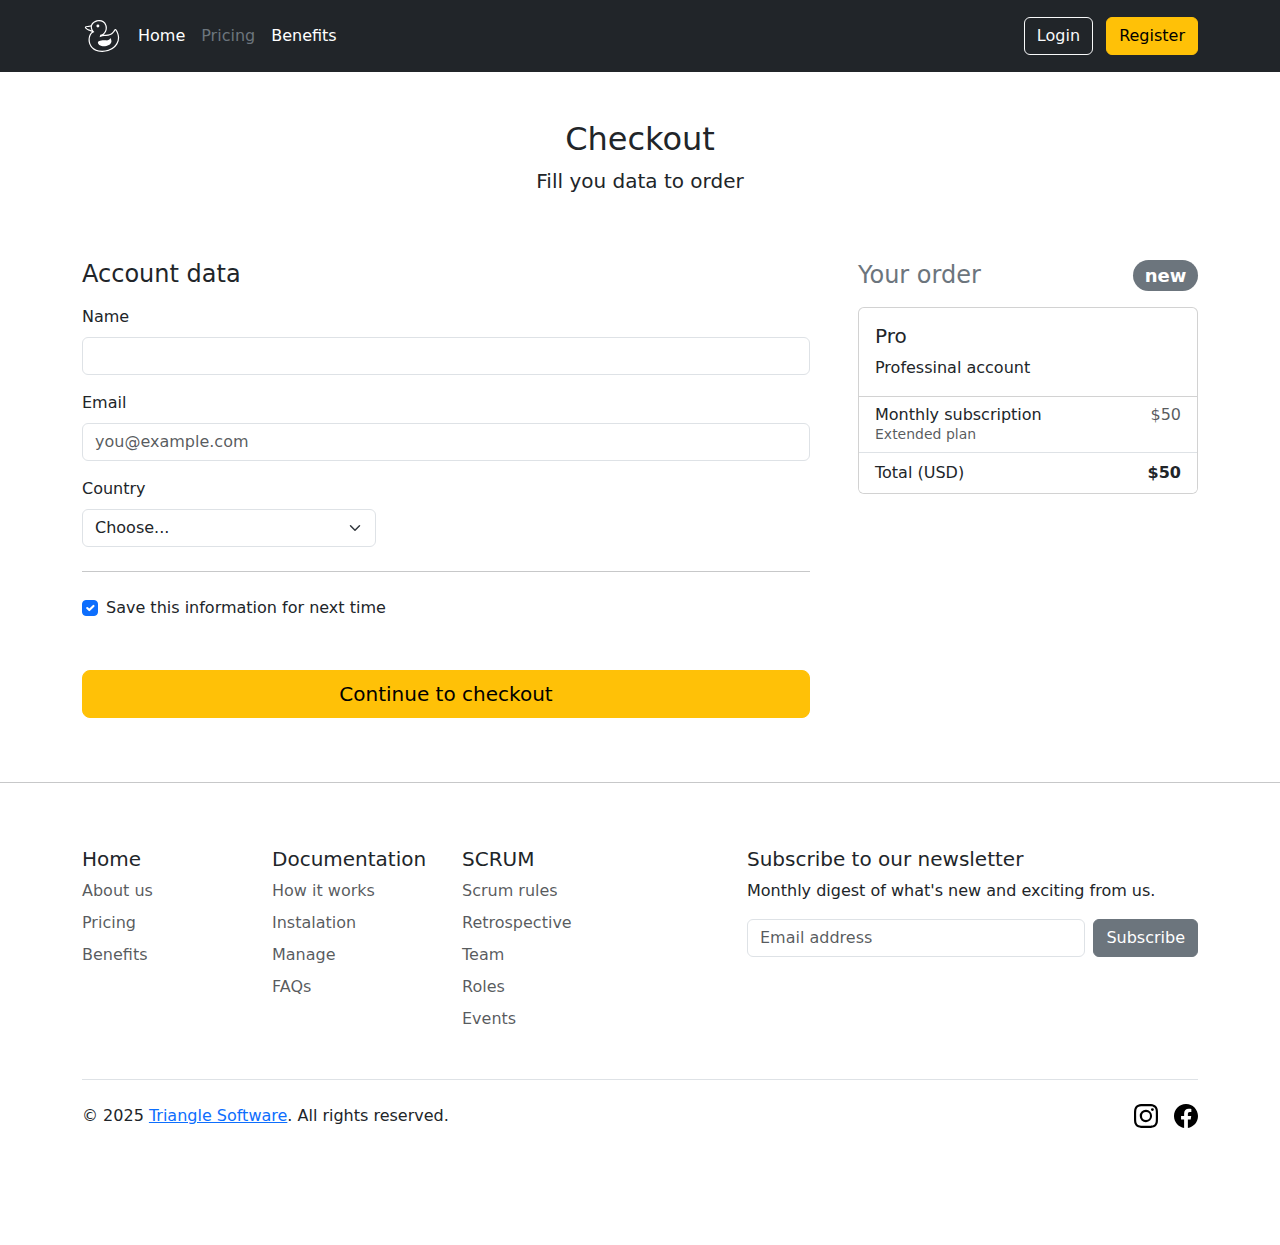
<file: checkout.html>
<!-- extends index.html -->
<!DOCTYPE html>
<html lang="en">
<head>
    <meta charset="UTF-8">
    <meta name="viewport" content="width=device-width, initial-scale=1.0">
    <title>Retroduck &mdash; Retrospective online service</title>
    <link rel="shortcut icon" type="image/svg+xml" href="public/favicons/favicon.svg">
    <link rel="alternate icon" type="image/png" sizes="16x16" href="public/favicons/favicon16x16.png">
    <link rel="apple-touch-icon" sizes="512x512" href="public/favicons/apple-touch-icon.png" />
    <link href="https://cdn.jsdelivr.net/npm/bootstrap@5.3.3/dist/css/bootstrap.min.css" rel="stylesheet" integrity="sha384-QWTKZyjpPEjISv5WaRU9OFeRpok6YctnYmDr5pNlyT2bRjXh0JMhjY6hW+ALEwIH" crossorigin="anonymous">
    <script src="https://cdn.jsdelivr.net/npm/bootstrap@5.3.3/dist/js/bootstrap.bundle.min.js" integrity="sha384-YvpcrYf0tY3lHB60NNkmXc5s9fDVZLESaAA55NDzOxhy9GkcIdslK1eN7N6jIeHz" crossorigin="anonymous"></script>

    <link href="public/css/landing.css" rel="stylesheet" type="text/css">

    <style>
        .pricing-container {
            max-width: 960px;
        }

        .pricing-header {
            max-width: 700px;
        }
    </style>
</head>
<body>
    <svg xmlns="http://www.w3.org/2000/svg" class="d-none">
        <symbol id="duck" viewBox="0 0 122.88 114.66">
            <path class="cls-1" d="M95.31,76.23A18.59,18.59,0,0,0,91.88,65c-.65-1-2.41,8.79-15.28,8C53,71.67,45.61,77,46.87,82.69s6.56,9.11,13.19,10.62C72.5,96.13,94.48,92,95.31,76.23ZM46.71,16.29A5.28,5.28,0,1,0,52,21.57a5.28,5.28,0,0,0-5.27-5.28ZM34.18,42.94C9.65,49.45,7,110.21,61.66,110.29c42.05.07,72.55-36.18,48.19-73.38-1.63-2.49-6,22-38.19,20.06-19.75-1.16-20.28,13.24-16.48-4,16.27-3,22.24-20.15,18-33.16-10.59-32.58-70.18-8-39,23.17Zm-8.79-.42C16.06,38.4,15.87,40.3,5.5,33c-7.29-5.56-8.44-10.42,3.36-11.49a59.74,59.74,0,0,0,13-2.58c.11-.36.24-.72.37-1.08,2.12-5.68,6.59-10.3,12.13-13.41A35.23,35.23,0,0,1,52.39,0c10.66.34,20.86,5.79,25,18.4a30,30,0,0,1,1,3.92,32.41,32.41,0,0,1-2.7,20,27.46,27.46,0,0,1-8.58,10.24,41.35,41.35,0,0,1,4.85,0c22,1.29,29.36-11.07,32.27-15.94A9.76,9.76,0,0,1,107,33.13h0c2.6-1.7,4.72-1.37,6.51,1.37,6.49,9.91,9.38,19.85,9.37,29.21a44.59,44.59,0,0,1-6.35,22.86,53.29,53.29,0,0,1-16.82,17.28,69.29,69.29,0,0,1-38,10.8c-20.24,0-33.37-7.86-40.85-18.47a42.76,42.76,0,0,1-7.23-18.44,45,45,0,0,1,1.16-18.51c2-6.92,5.63-12.89,10.65-16.72ZM24.27,37.7l-.48-1.28A23.23,23.23,0,0,1,21,23,105.81,105.81,0,0,1,6.7,25.49c-1.78.21-2.52.3-2.27.86,3.1,6.86,13,8.46,19.84,11.35Z"/>
        </symbol>
        <symbol id="chevron-right" viewBox="0 0 16 16">
            <path fill-rule="evenodd" d="M4.646 1.646a.5.5 0 0 1 .708 0l6 6a.5.5 0 0 1 0 .708l-6 6a.5.5 0 0 1-.708-.708L10.293 8 4.646 2.354a.5.5 0 0 1 0-.708z"/>
        </symbol>
        <symbol id="table" viewBox="0 0 16 16">
            <path d="M0 2a2 2 0 0 1 2-2h12a2 2 0 0 1 2 2v12a2 2 0 0 1-2 2H2a2 2 0 0 1-2-2V2zm15 2h-4v3h4V4zm0 4h-4v3h4V8zm0 4h-4v3h3a1 1 0 0 0 1-1v-2zm-5 3v-3H6v3h4zm-5 0v-3H1v2a1 1 0 0 0 1 1h3zm-4-4h4V8H1v3zm0-4h4V4H1v3zm5-3v3h4V4H6zm4 4H6v3h4V8z"/>
        </symbol>
        <symbol id="people-circle" viewBox="0 0 16 16">
            <path d="M11 6a3 3 0 1 1-6 0 3 3 0 0 1 6 0z"/>
            <path fill-rule="evenodd" d="M0 8a8 8 0 1 1 16 0A8 8 0 0 1 0 8zm8-7a7 7 0 0 0-5.468 11.37C3.242 11.226 4.805 10 8 10s4.757 1.225 5.468 2.37A7 7 0 0 0 8 1z"/>
        </symbol>
        <symbol id="collection" viewBox="0 0 16 16">
            <path d="M2.5 3.5a.5.5 0 0 1 0-1h11a.5.5 0 0 1 0 1h-11zm2-2a.5.5 0 0 1 0-1h7a.5.5 0 0 1 0 1h-7zM0 13a1.5 1.5 0 0 0 1.5 1.5h13A1.5 1.5 0 0 0 16 13V6a1.5 1.5 0 0 0-1.5-1.5h-13A1.5 1.5 0 0 0 0 6v7zm1.5.5A.5.5 0 0 1 1 13V6a.5.5 0 0 1 .5-.5h13a.5.5 0 0 1 .5.5v7a.5.5 0 0 1-.5.5h-13z"/>
        </symbol>
        <symbol id="toggles2" viewBox="0 0 16 16">
            <path d="M9.465 10H12a2 2 0 1 1 0 4H9.465c.34-.588.535-1.271.535-2 0-.729-.195-1.412-.535-2z"/>
            <path d="M6 15a3 3 0 1 0 0-6 3 3 0 0 0 0 6zm0 1a4 4 0 1 1 0-8 4 4 0 0 1 0 8zm.535-10a3.975 3.975 0 0 1-.409-1H4a1 1 0 0 1 0-2h2.126c.091-.355.23-.69.41-1H4a2 2 0 1 0 0 4h2.535z"/>
            <path d="M14 4a4 4 0 1 1-8 0 4 4 0 0 1 8 0z"/>
        </symbol>
        <symbol id="facebook" viewBox="0 0 16 16">
          <path d="M16 8.049c0-4.446-3.582-8.05-8-8.05C3.58 0-.002 3.603-.002 8.05c0 4.017 2.926 7.347 6.75 7.951v-5.625h-2.03V8.05H6.75V6.275c0-2.017 1.195-3.131 3.022-3.131.876 0 1.791.157 1.791.157v1.98h-1.009c-.993 0-1.303.621-1.303 1.258v1.51h2.218l-.354 2.326H9.25V16c3.824-.604 6.75-3.934 6.75-7.951z"/>
        </symbol>
        <symbol id="instagram" viewBox="0 0 16 16">
            <path d="M8 0C5.829 0 5.556.01 4.703.048 3.85.088 3.269.222 2.76.42a3.917 3.917 0 0 0-1.417.923A3.927 3.927 0 0 0 .42 2.76C.222 3.268.087 3.85.048 4.7.01 5.555 0 5.827 0 8.001c0 2.172.01 2.444.048 3.297.04.852.174 1.433.372 1.942.205.526.478.972.923 1.417.444.445.89.719 1.416.923.51.198 1.09.333 1.942.372C5.555 15.99 5.827 16 8 16s2.444-.01 3.298-.048c.851-.04 1.434-.174 1.943-.372a3.916 3.916 0 0 0 1.416-.923c.445-.445.718-.891.923-1.417.197-.509.332-1.09.372-1.942C15.99 10.445 16 10.173 16 8s-.01-2.445-.048-3.299c-.04-.851-.175-1.433-.372-1.941a3.926 3.926 0 0 0-.923-1.417A3.911 3.911 0 0 0 13.24.42c-.51-.198-1.092-.333-1.943-.372C10.443.01 10.172 0 7.998 0h.003zm-.717 1.442h.718c2.136 0 2.389.007 3.232.046.78.035 1.204.166 1.486.275.373.145.64.319.92.599.28.28.453.546.598.92.11.281.24.705.275 1.485.039.843.047 1.096.047 3.231s-.008 2.389-.047 3.232c-.035.78-.166 1.203-.275 1.485a2.47 2.47 0 0 1-.599.919c-.28.28-.546.453-.92.598-.28.11-.704.24-1.485.276-.843.038-1.096.047-3.232.047s-2.39-.009-3.233-.047c-.78-.036-1.203-.166-1.485-.276a2.478 2.478 0 0 1-.92-.598 2.48 2.48 0 0 1-.6-.92c-.109-.281-.24-.705-.275-1.485-.038-.843-.046-1.096-.046-3.233 0-2.136.008-2.388.046-3.231.036-.78.166-1.204.276-1.486.145-.373.319-.64.599-.92.28-.28.546-.453.92-.598.282-.11.705-.24 1.485-.276.738-.034 1.024-.044 2.515-.045v.002zm4.988 1.328a.96.96 0 1 0 0 1.92.96.96 0 0 0 0-1.92zm-4.27 1.122a4.109 4.109 0 1 0 0 8.217 4.109 4.109 0 0 0 0-8.217zm0 1.441a2.667 2.667 0 1 1 0 5.334 2.667 2.667 0 0 1 0-5.334z"/>
        </symbol>
        <symbol id="check" viewBox="0 0 16 16">
            <title>Check</title>
            <path d="M13.854 3.646a.5.5 0 0 1 0 .708l-7 7a.5.5 0 0 1-.708 0l-3.5-3.5a.5.5 0 1 1 .708-.708L6.5 10.293l6.646-6.647a.5.5 0 0 1 .708 0z"/>
          </symbol>
    </svg>

    <header class="p-3 text-bg-dark">
        <div class="container">
          <div class="d-flex flex-wrap align-items-center justify-content-center justify-content-lg-start">
            <a href="/" class="d-flex align-items-center mb-2 mb-lg-0 text-white text-decoration-none">
              <svg class="bi me-2" width="40" height="32" role="img" aria-label="Retroduck"><use xlink:href="#duck"/></svg>
            </a>
    
            <ul class="nav col-12 col-lg-auto me-lg-auto mb-2 justify-content-center mb-md-0">
              <li><a href="index.html" class="nav-link px-2 text-white">Home</a></li>
              <li><a href="pricing.html" class="nav-link px-2 text-secondary">Pricing</a></li>
              <li><a href="benefits.html" class="nav-link px-2 text-white">Benefits</a></li>
            </ul>
    
            <div class="text-end">
              <a href="login.html" class="btn btn-outline-light me-2">Login</a>
              <a href="registration.html" class="btn btn-warning">Register</a>
            </div>
          </div>
        </div>
    </header>

    <div class="container">
        <main>
          <div class="py-5 text-center">
            <h2>Checkout</h2>
            <p class="lead">Fill you data to order</p>
          </div>
      
          <div class="row g-5">
            <div class="col-md-5 col-lg-4 order-md-last">
              <h4 class="d-flex justify-content-between align-items-center mb-3">
                <span class="text-secondary">Your order</span>
                <span class="badge bg-secondary rounded-pill">new</span>
              </h4>
              <div class="card">
                <div class="card-body">
                  <h5 class="card-title">Pro</h5>
                  <p class="card-text">Professinal account</p>
                </div>
                <ul class="list-group list-group-flush">
                  <li class="list-group-item d-flex justify-content-between lh-sm">
                    <div>
                      <h6 class="my-0">Monthly subscription</h6>
                      <small class="text-body-secondary">Extended plan</small>
                    </div>
                    <span class="text-body-secondary">$50</span>
                  </li>
                  
                  <li class="list-group-item d-flex justify-content-between">
                    <span>Total (USD)</span>
                    <strong>$50</strong>
                  </li>
                </ul>
              </div>
            </div>
            <div class="col-md-7 col-lg-8">
              <h4 class="mb-3">Account data</h4>
              <form class="needs-validation" novalidate>
                <div class="row g-3">
                  <div class="col-12">
                    <label for="firstName" class="form-label">Name</label>
                    <input type="text" class="form-control" id="firstName" placeholder="" value="" required>
                    <div class="invalid-feedback">
                      Valid first name is required.
                    </div>
                  </div>
      
                  <div class="col-12">
                    <label for="email" class="form-label">Email </label>
                    <input type="email" class="form-control" id="email" placeholder="you@example.com">
                    <div class="invalid-feedback">
                      Please enter a valid email 
                    </div>
                  </div>
      
                  <div class="col-md-5">
                    <label for="country" class="form-label">Country</label>
                    <select class="form-select" id="country" required>
                      <option value="">Choose...</option>
                      <option>Ukraine</option>
                    </select>
                    <div class="invalid-feedback">
                      Please select a valid country.
                    </div>
                  </div>

                </div>
      
                <hr class="my-4">
    
                <div class="form-check">
                  <input type="checkbox" class="form-check-input" id="save-info" checked="checked">
                  <label class="form-check-label" for="save-info">Save this information for next time</label>
                </div>
      
                <button class="w-100 btn btn-warning btn-lg mt-5 mb-5" type="submit">Continue to checkout</button>
              </form>
            </div>
          </div>
        </main>
    </div>      

    <hr />

    <div class="container">
        <footer class="py-5">
          <div class="row">
            <div class="col-6 col-md-2 mb-3">
              <h5>Home</h5>
              <ul class="nav flex-column">
                <li class="nav-item mb-2"><a href="#" class="nav-link p-0 text-body-secondary">About us</a></li>
                <li class="nav-item mb-2"><a href="#" class="nav-link p-0 text-body-secondary">Pricing</a></li>
                <li class="nav-item mb-2"><a href="#" class="nav-link p-0 text-body-secondary">Benefits</a></li>
              </ul>
            </div>
      
            <div class="col-6 col-md-2 mb-3">
              <h5>Documentation</h5>
              <ul class="nav flex-column">
                <li class="nav-item mb-2"><a href="#" class="nav-link p-0 text-body-secondary">How it works</a></li>
                <li class="nav-item mb-2"><a href="#" class="nav-link p-0 text-body-secondary">Instalation</a></li>
                <li class="nav-item mb-2"><a href="#" class="nav-link p-0 text-body-secondary">Manage</a></li>
                <li class="nav-item mb-2"><a href="#" class="nav-link p-0 text-body-secondary">FAQs</a></li>
              </ul>
            </div>
      
            <div class="col-6 col-md-2 mb-3">
              <h5>SCRUM</h5>
              <ul class="nav flex-column">
                <li class="nav-item mb-2"><a href="#" class="nav-link p-0 text-body-secondary">Scrum rules</a></li>
                <li class="nav-item mb-2"><a href="#" class="nav-link p-0 text-body-secondary">Retrospective</a></li>
                <li class="nav-item mb-2"><a href="#" class="nav-link p-0 text-body-secondary">Team</a></li>
                <li class="nav-item mb-2"><a href="#" class="nav-link p-0 text-body-secondary">Roles</a></li>
                <li class="nav-item mb-2"><a href="#" class="nav-link p-0 text-body-secondary">Events</a></li>
              </ul>
            </div>
      
            <div class="col-md-5 offset-md-1 mb-3">
              <form>
                <h5>Subscribe to our newsletter</h5>
                <p>Monthly digest of what's new and exciting from us.</p>
                <div class="d-flex flex-column flex-sm-row w-100 gap-2">
                  <label for="newsletter1" class="visually-hidden">Email address</label>
                  <input id="newsletter1" type="text" class="form-control" placeholder="Email address">
                  <button class="btn btn-secondary" type="button">Subscribe</button>
                </div>
              </form>
            </div>
          </div>
      
          <div class="d-flex flex-column flex-sm-row justify-content-between py-4 my-4 border-top">
            <p>&copy; 2025 <a href="https://triangle.software/">Triangle Software</a>. All rights reserved.</p>
            <ul class="list-unstyled d-flex">
              <li class="ms-3"><a class="link-body-emphasis" href="#"><svg class="bi" width="24" height="24"><use xlink:href="#instagram"/></svg></a></li>
              <li class="ms-3"><a class="link-body-emphasis" href="#"><svg class="bi" width="24" height="24"><use xlink:href="#facebook"/></svg></a></li>
            </ul>
          </div>
        </footer>
    </div>
</body>
</html>
</file>
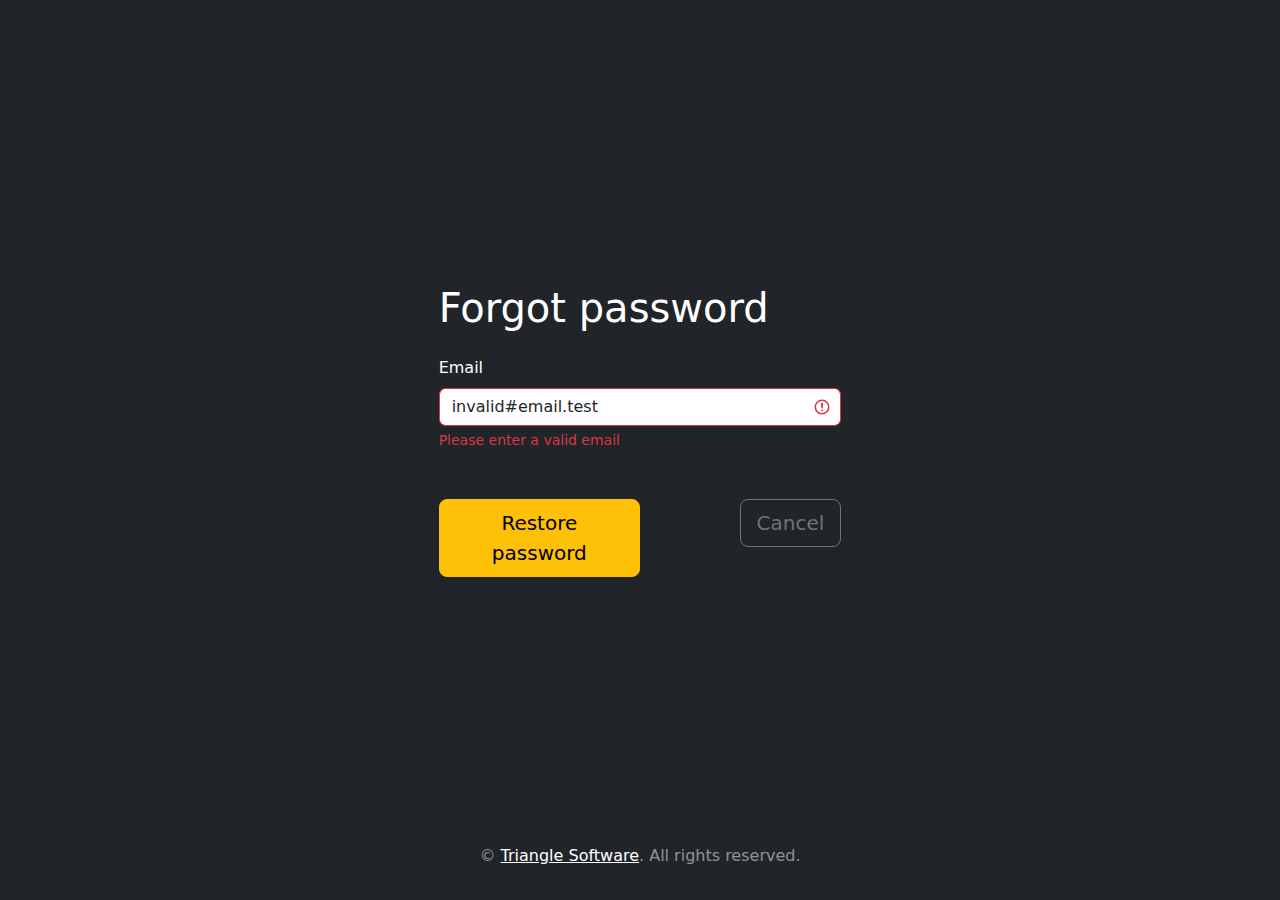
<file: forgot-password-invalid.html>
<!-- extends forgot-password.html -->
<!DOCTYPE html>
<html lang="en" class="h-100">
<head>
    <meta charset="UTF-8">
    <meta name="viewport" content="width=device-width, initial-scale=1">
    <title>Retroduck &mdash; Login</title>
    <link href="https://cdn.jsdelivr.net/npm/bootstrap@5.3.3/dist/css/bootstrap.min.css" rel="stylesheet" integrity="sha384-QWTKZyjpPEjISv5WaRU9OFeRpok6YctnYmDr5pNlyT2bRjXh0JMhjY6hW+ALEwIH" crossorigin="anonymous">
    <script src="https://cdn.jsdelivr.net/npm/bootstrap@5.3.3/dist/js/bootstrap.bundle.min.js" integrity="sha384-YvpcrYf0tY3lHB60NNkmXc5s9fDVZLESaAA55NDzOxhy9GkcIdslK1eN7N6jIeHz" crossorigin="anonymous"></script>

    <link href="public/css/account.css" rel="stylesheet" type="text/css">
    
</head>
<body class="d-flex h-100 text-white bg-dark">
    <div class="cover-container d-flex w-100 h-100 p-3 mx-auto flex-column">

        <header class="mb-auto">
            <div class="text-end"></div>
        </header>

        <div class="container">
        <div class="row justify-content-md-center">
            <div class="col-md-8">

                <h1 class="mb-4">Forgot password</h1>

                <form  method="get" name="registration_form" action="forgot-password-invalid.html">
                    <div class="mb-5">
                        <label for="email" class="form-label required">Email</label>
                        <input type="email" id="email" name="_email" required="required" class="form-control is-invalid" value="invalid#email.test" />
                        <div class="invalid-feedback">
                            Please enter a valid email
                        </div>
                    </div>
                    

                    <button type="submit" class="btn btn-lg btn-warning w-50">Restore password</button>
                    <a class="btn btn-lg btn-outline-secondary float-end" href="login.html">Cancel</a>
                </form>
            </div>
        </div>
        </div>

        <footer class="text-center mt-auto text-white-50">
            <p>&copy; <a href="https://triangle.software" class="text-white">Triangle Software</a>. All rights reserved.</p>
        </footer>
    </div>
</body>
</html>
</file>
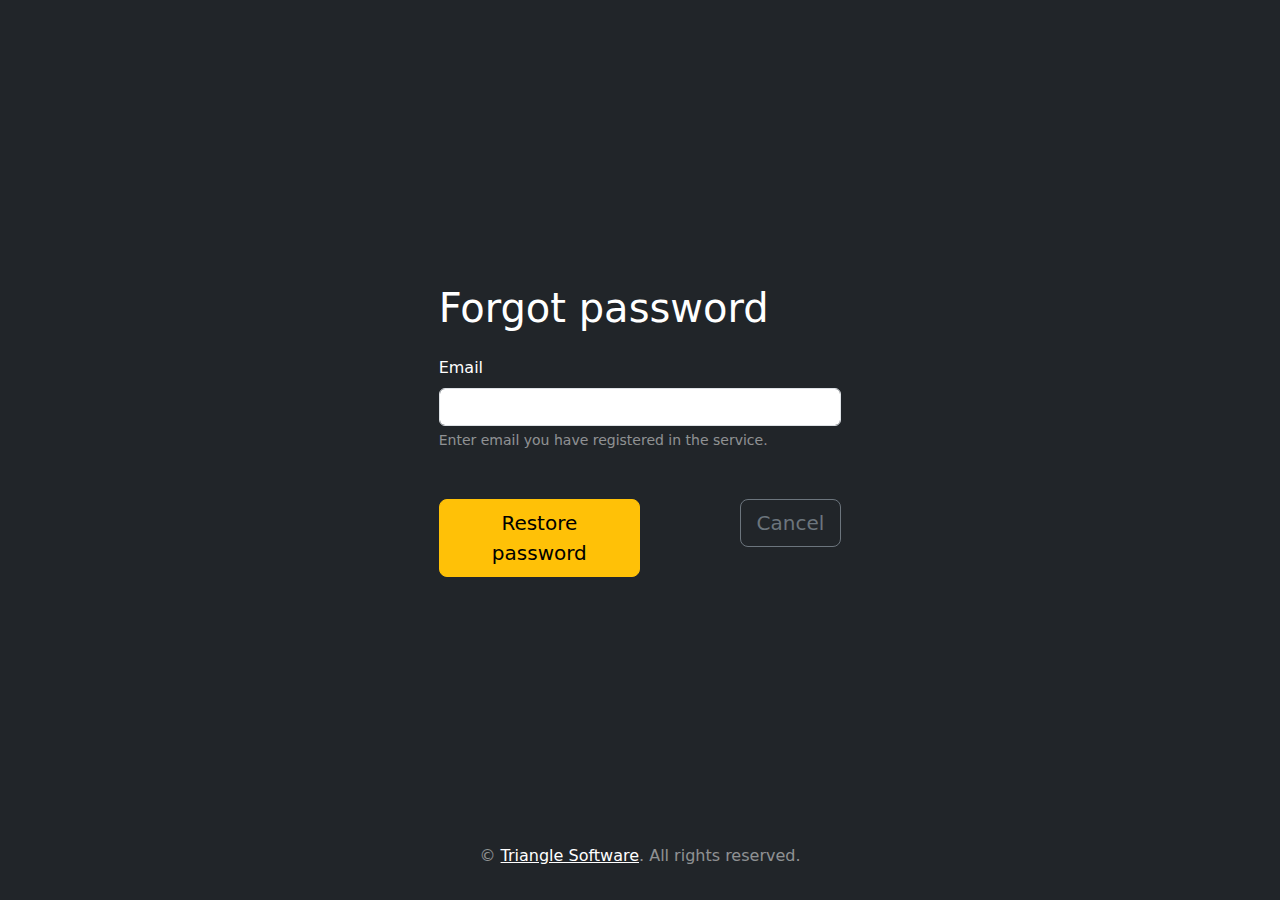
<file: forgot-password.html>
<!-- extends login.html -->
<!DOCTYPE html>
<html lang="en" class="h-100">
<head>
    <meta charset="UTF-8">
    <meta name="viewport" content="width=device-width, initial-scale=1">
    <title>Retroduck &mdash; Login</title>
    <link href="https://cdn.jsdelivr.net/npm/bootstrap@5.3.3/dist/css/bootstrap.min.css" rel="stylesheet" integrity="sha384-QWTKZyjpPEjISv5WaRU9OFeRpok6YctnYmDr5pNlyT2bRjXh0JMhjY6hW+ALEwIH" crossorigin="anonymous">
    <script src="https://cdn.jsdelivr.net/npm/bootstrap@5.3.3/dist/js/bootstrap.bundle.min.js" integrity="sha384-YvpcrYf0tY3lHB60NNkmXc5s9fDVZLESaAA55NDzOxhy9GkcIdslK1eN7N6jIeHz" crossorigin="anonymous"></script>

    <link href="public/css/account.css" rel="stylesheet" type="text/css">
    
</head>
<body class="d-flex h-100 text-white bg-dark">
    <div class="cover-container d-flex w-100 h-100 p-3 mx-auto flex-column">

        <header class="mb-auto">
            <div class="text-end"></div>
        </header>

        <div class="container">
        <div class="row justify-content-md-center">
            <div class="col-md-8">

                <h1 class="mb-4">Forgot password</h1>

                <form  method="get" name="registration_form" action="forgot-password-invalid.html">
                    <div class="mb-5">
                        <label for="email" class="form-label required">Email</label>
                        <input type="email" id="email" name="_email" required="required" class="form-control" aria-describedby="emailHelp" />
                        <div id="emailHelp" class="form-text text-white-50">Enter email you have registered in the service.</div>
                    </div>
                    

                    <button type="submit" class="btn btn-lg btn-warning w-50">Restore password</button>
                    <a class="btn btn-lg btn-outline-secondary float-end" href="login.html">Cancel</a>
                </form>
            </div>
        </div>
        </div>

        <footer class="text-center mt-auto text-white-50">
            <p>&copy; <a href="https://triangle.software" class="text-white">Triangle Software</a>. All rights reserved.</p>
        </footer>
    </div>
</body>
</html>
</file>
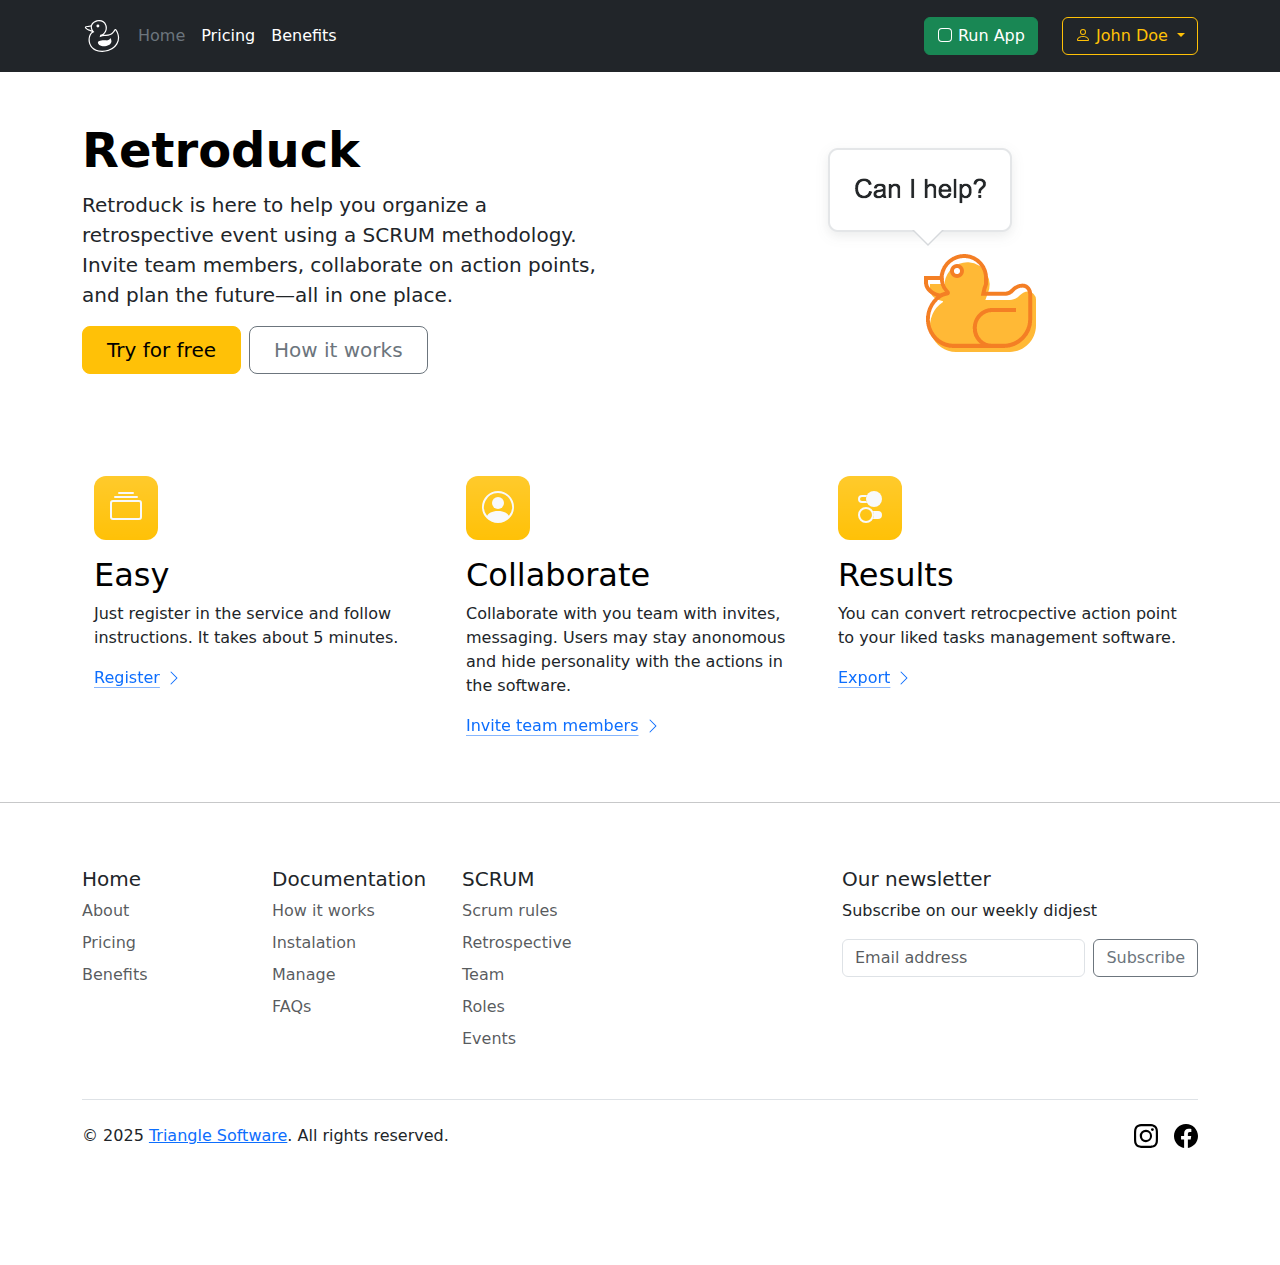
<file: index-registered.html>
<!-- extends index.html -->
<!DOCTYPE html>
<html lang="en">
<head>
    <meta charset="UTF-8">
    <meta name="viewport" content="width=device-width, initial-scale=1.0">
    <title>Retroduck &mdash; Retrospective online service</title>
    <link rel="shortcut icon" type="image/svg+xml" href="public/favicons/favicon.svg">
    <link rel="alternate icon" type="image/png" sizes="16x16" href="public/favicons/favicon16x16.png">
    <link rel="apple-touch-icon" sizes="512x512" href="public/favicons/apple-touch-icon.png" />
    <link href="https://cdn.jsdelivr.net/npm/bootstrap@5.3.3/dist/css/bootstrap.min.css" rel="stylesheet" integrity="sha384-QWTKZyjpPEjISv5WaRU9OFeRpok6YctnYmDr5pNlyT2bRjXh0JMhjY6hW+ALEwIH" crossorigin="anonymous">
    <script src="https://cdn.jsdelivr.net/npm/bootstrap@5.3.3/dist/js/bootstrap.bundle.min.js" integrity="sha384-YvpcrYf0tY3lHB60NNkmXc5s9fDVZLESaAA55NDzOxhy9GkcIdslK1eN7N6jIeHz" crossorigin="anonymous"></script>

    <link href="public/css/landing.css" rel="stylesheet" type="text/css">

</head>
<body>
    <svg xmlns="http://www.w3.org/2000/svg" class="d-none">
        <symbol id="duck" viewBox="0 0 122.88 114.66">
            <path class="cls-1" d="M95.31,76.23A18.59,18.59,0,0,0,91.88,65c-.65-1-2.41,8.79-15.28,8C53,71.67,45.61,77,46.87,82.69s6.56,9.11,13.19,10.62C72.5,96.13,94.48,92,95.31,76.23ZM46.71,16.29A5.28,5.28,0,1,0,52,21.57a5.28,5.28,0,0,0-5.27-5.28ZM34.18,42.94C9.65,49.45,7,110.21,61.66,110.29c42.05.07,72.55-36.18,48.19-73.38-1.63-2.49-6,22-38.19,20.06-19.75-1.16-20.28,13.24-16.48-4,16.27-3,22.24-20.15,18-33.16-10.59-32.58-70.18-8-39,23.17Zm-8.79-.42C16.06,38.4,15.87,40.3,5.5,33c-7.29-5.56-8.44-10.42,3.36-11.49a59.74,59.74,0,0,0,13-2.58c.11-.36.24-.72.37-1.08,2.12-5.68,6.59-10.3,12.13-13.41A35.23,35.23,0,0,1,52.39,0c10.66.34,20.86,5.79,25,18.4a30,30,0,0,1,1,3.92,32.41,32.41,0,0,1-2.7,20,27.46,27.46,0,0,1-8.58,10.24,41.35,41.35,0,0,1,4.85,0c22,1.29,29.36-11.07,32.27-15.94A9.76,9.76,0,0,1,107,33.13h0c2.6-1.7,4.72-1.37,6.51,1.37,6.49,9.91,9.38,19.85,9.37,29.21a44.59,44.59,0,0,1-6.35,22.86,53.29,53.29,0,0,1-16.82,17.28,69.29,69.29,0,0,1-38,10.8c-20.24,0-33.37-7.86-40.85-18.47a42.76,42.76,0,0,1-7.23-18.44,45,45,0,0,1,1.16-18.51c2-6.92,5.63-12.89,10.65-16.72ZM24.27,37.7l-.48-1.28A23.23,23.23,0,0,1,21,23,105.81,105.81,0,0,1,6.7,25.49c-1.78.21-2.52.3-2.27.86,3.1,6.86,13,8.46,19.84,11.35Z"/>
        </symbol>
        <symbol id="chevron-right" viewBox="0 0 16 16">
            <path fill-rule="evenodd" d="M4.646 1.646a.5.5 0 0 1 .708 0l6 6a.5.5 0 0 1 0 .708l-6 6a.5.5 0 0 1-.708-.708L10.293 8 4.646 2.354a.5.5 0 0 1 0-.708z"/>
        </symbol>
        <symbol id="table" viewBox="0 0 16 16">
            <path d="M0 2a2 2 0 0 1 2-2h12a2 2 0 0 1 2 2v12a2 2 0 0 1-2 2H2a2 2 0 0 1-2-2V2zm15 2h-4v3h4V4zm0 4h-4v3h4V8zm0 4h-4v3h3a1 1 0 0 0 1-1v-2zm-5 3v-3H6v3h4zm-5 0v-3H1v2a1 1 0 0 0 1 1h3zm-4-4h4V8H1v3zm0-4h4V4H1v3zm5-3v3h4V4H6zm4 4H6v3h4V8z"/>
        </symbol>
        <symbol id="people-circle" viewBox="0 0 16 16">
            <path d="M11 6a3 3 0 1 1-6 0 3 3 0 0 1 6 0z"/>
            <path fill-rule="evenodd" d="M0 8a8 8 0 1 1 16 0A8 8 0 0 1 0 8zm8-7a7 7 0 0 0-5.468 11.37C3.242 11.226 4.805 10 8 10s4.757 1.225 5.468 2.37A7 7 0 0 0 8 1z"/>
        </symbol>
        <symbol id="collection" viewBox="0 0 16 16">
            <path d="M2.5 3.5a.5.5 0 0 1 0-1h11a.5.5 0 0 1 0 1h-11zm2-2a.5.5 0 0 1 0-1h7a.5.5 0 0 1 0 1h-7zM0 13a1.5 1.5 0 0 0 1.5 1.5h13A1.5 1.5 0 0 0 16 13V6a1.5 1.5 0 0 0-1.5-1.5h-13A1.5 1.5 0 0 0 0 6v7zm1.5.5A.5.5 0 0 1 1 13V6a.5.5 0 0 1 .5-.5h13a.5.5 0 0 1 .5.5v7a.5.5 0 0 1-.5.5h-13z"/>
        </symbol>
        <symbol id="toggles2" viewBox="0 0 16 16">
            <path d="M9.465 10H12a2 2 0 1 1 0 4H9.465c.34-.588.535-1.271.535-2 0-.729-.195-1.412-.535-2z"/>
            <path d="M6 15a3 3 0 1 0 0-6 3 3 0 0 0 0 6zm0 1a4 4 0 1 1 0-8 4 4 0 0 1 0 8zm.535-10a3.975 3.975 0 0 1-.409-1H4a1 1 0 0 1 0-2h2.126c.091-.355.23-.69.41-1H4a2 2 0 1 0 0 4h2.535z"/>
            <path d="M14 4a4 4 0 1 1-8 0 4 4 0 0 1 8 0z"/>
        </symbol>
        <symbol id="person" viewBox="0 0 16 16">
            <path d="M8 8a3 3 0 1 0 0-6 3 3 0 0 0 0 6m2-3a2 2 0 1 1-4 0 2 2 0 0 1 4 0m4 8c0 1-1 1-1 1H3s-1 0-1-1 1-4 6-4 6 3 6 4m-1-.004c-.001-.246-.154-.986-.832-1.664C11.516 10.68 10.289 10 8 10s-3.516.68-4.168 1.332c-.678.678-.83 1.418-.832 1.664z"/>
        </symbol>
        <symbol id="app" viewBox="0 0 16 16">
            <path d="M11 2a3 3 0 0 1 3 3v6a3 3 0 0 1-3 3H5a3 3 0 0 1-3-3V5a3 3 0 0 1 3-3zM5 1a4 4 0 0 0-4 4v6a4 4 0 0 0 4 4h6a4 4 0 0 0 4-4V5a4 4 0 0 0-4-4z"/>
        </symbol>
        <symbol id="facebook" viewBox="0 0 16 16">
          <path d="M16 8.049c0-4.446-3.582-8.05-8-8.05C3.58 0-.002 3.603-.002 8.05c0 4.017 2.926 7.347 6.75 7.951v-5.625h-2.03V8.05H6.75V6.275c0-2.017 1.195-3.131 3.022-3.131.876 0 1.791.157 1.791.157v1.98h-1.009c-.993 0-1.303.621-1.303 1.258v1.51h2.218l-.354 2.326H9.25V16c3.824-.604 6.75-3.934 6.75-7.951z"/>
        </symbol>
        <symbol id="instagram" viewBox="0 0 16 16">
            <path d="M8 0C5.829 0 5.556.01 4.703.048 3.85.088 3.269.222 2.76.42a3.917 3.917 0 0 0-1.417.923A3.927 3.927 0 0 0 .42 2.76C.222 3.268.087 3.85.048 4.7.01 5.555 0 5.827 0 8.001c0 2.172.01 2.444.048 3.297.04.852.174 1.433.372 1.942.205.526.478.972.923 1.417.444.445.89.719 1.416.923.51.198 1.09.333 1.942.372C5.555 15.99 5.827 16 8 16s2.444-.01 3.298-.048c.851-.04 1.434-.174 1.943-.372a3.916 3.916 0 0 0 1.416-.923c.445-.445.718-.891.923-1.417.197-.509.332-1.09.372-1.942C15.99 10.445 16 10.173 16 8s-.01-2.445-.048-3.299c-.04-.851-.175-1.433-.372-1.941a3.926 3.926 0 0 0-.923-1.417A3.911 3.911 0 0 0 13.24.42c-.51-.198-1.092-.333-1.943-.372C10.443.01 10.172 0 7.998 0h.003zm-.717 1.442h.718c2.136 0 2.389.007 3.232.046.78.035 1.204.166 1.486.275.373.145.64.319.92.599.28.28.453.546.598.92.11.281.24.705.275 1.485.039.843.047 1.096.047 3.231s-.008 2.389-.047 3.232c-.035.78-.166 1.203-.275 1.485a2.47 2.47 0 0 1-.599.919c-.28.28-.546.453-.92.598-.28.11-.704.24-1.485.276-.843.038-1.096.047-3.232.047s-2.39-.009-3.233-.047c-.78-.036-1.203-.166-1.485-.276a2.478 2.478 0 0 1-.92-.598 2.48 2.48 0 0 1-.6-.92c-.109-.281-.24-.705-.275-1.485-.038-.843-.046-1.096-.046-3.233 0-2.136.008-2.388.046-3.231.036-.78.166-1.204.276-1.486.145-.373.319-.64.599-.92.28-.28.546-.453.92-.598.282-.11.705-.24 1.485-.276.738-.034 1.024-.044 2.515-.045v.002zm4.988 1.328a.96.96 0 1 0 0 1.92.96.96 0 0 0 0-1.92zm-4.27 1.122a4.109 4.109 0 1 0 0 8.217 4.109 4.109 0 0 0 0-8.217zm0 1.441a2.667 2.667 0 1 1 0 5.334 2.667 2.667 0 0 1 0-5.334z"/>
        </symbol>
    </svg>

    <header class="p-3 text-bg-dark">
        <div class="container">
          <div class="d-flex flex-wrap align-items-center justify-content-center justify-content-lg-start">
            <a href="/" class="d-flex align-items-center mb-2 mb-lg-0 text-white text-decoration-none">
              <svg class="bi me-2" width="40" height="32" role="img" aria-label="Retroduck"><use xlink:href="#duck"/></svg>
            </a>
    
            <ul class="nav col-12 col-lg-auto me-lg-auto mb-2 justify-content-center mb-md-0">
              <li><a href="#" class="nav-link px-2 text-secondary">Home</a></li>
              <li><a href="pricing.html" class="nav-link px-2 text-white">Pricing</a></li>
              <li><a href="benefits.html" class="nav-link px-2 text-white">Benefits</a></li>
            </ul>
    
            <a class="btn btn-success me-4" href="app.html" role="button">
                <svg class="bi" width="1em" height="1em"><use xlink:href="#app"/></svg>
                Run App
            </a>

            <div class="text-end">
              <div class="text-white">
                <div class="dropdown">
                    <a class="btn btn-outline-warning dropdown-toggle" href="#" role="button" data-bs-toggle="dropdown" aria-expanded="false">
                        <svg class="bi" width="1em" height="1em"><use xlink:href="#person"/></svg>
                        John Doe
                    </a>

                    <ul class="dropdown-menu dropdown-menu-end">
                        <li><a class="dropdown-item" href="/profile">Profile</a></li>
                        <li><a class="dropdown-item" href="/profile/invites">Invites</a></li>
                        <li><a class="dropdown-item" href="/order">Retros</span></a></li>
                        <li><a class="dropdown-item" href="/logout">Logout</a></li>
                    </ul>
                </div>
            </div>
            </div>
          </div>
        </div>
    </header>

    <div class="container col-xxl-8">
        <div class="row flex-lg-row-reverse align-items-center g-5 py-5">
          <div class="col-10 col-sm-8 col-lg-6">
            <img src="public/images/image.png" class="d-block mx-lg-auto img-fluid" width="266" height="260" alt="Retroduck"  loading="lazy">
          </div>
          <div class="col-lg-6">
            <h1 class="display-5 fw-bold text-body-emphasis lh-1 mb-3">Retroduck</h1>
            <p class="lead">Retroduck is here to help you organize a retrospective event using a SCRUM methodology. Invite team members, collaborate on action points, and plan the future—all in one place.</p>
            <div class="d-grid gap-2 d-md-flex justify-content-md-start">
            <a href="app.html" class="btn btn-warning btn-lg px-4 gap-3">Try for free</a>
            <a href="blank.html" class="btn btn-outline-secondary btn-lg px-4">How it works</a>
            </div>
          </div>
        </div>
    </div>


    <div class="container px-4 py-5" id="featured-3">
        <div class="row g-4 row-cols-1 row-cols-lg-3">
          <div class="feature col">
            <div class="feature-icon d-inline-flex align-items-center justify-content-center text-white text-bg-warning bg-gradient fs-2 mb-3">
              <a href="#" class="link-light"><svg class="bi" width="1em" height="1em"><use xlink:href="#collection"/></svg></a>
            </div>
            <h3 class="fs-2 text-body-emphasis">Easy</h3>
            <p>Just register in the service and follow instructions. It takes about 5 minutes.</p>
            <a href="registration.html" class="icon-link">
              Register
              <svg class="bi"><use xlink:href="#chevron-right"/></svg>
            </a>
          </div>
          <div class="feature col">
            <div class="feature-icon d-inline-flex align-items-center justify-content-center text-white text-bg-warning bg-gradient fs-2 mb-3">
              <a href="#" class="link-light"><svg class="bi" width="1em" height="1em"><use xlink:href="#people-circle"/></svg></a>
            </div>
            <h3 class="fs-2 text-body-emphasis">Collaborate</h3>
            <p>Collaborate with you team with invites, messaging. Users may stay anonomous and hide personality with the actions in the software.</p>
            <a href="registration.html" class="icon-link">
              Invite team members
              <svg class="bi"><use xlink:href="#chevron-right"/></svg>
            </a>
          </div>
          <div class="feature col">
            <div class="feature-icon d-inline-flex align-items-center justify-content-center text-white text-bg-warning bg-gradient fs-2 mb-3">
              <a href="#" class="link-light" ><svg class="bi" width="1em" height="1em"><use xlink:href="#toggles2"/></svg></a>
            </div>
            <h3 class="fs-2 text-body-emphasis">Results</h3>
            <p>You can convert retrocpective action point to your liked tasks management software.</p>
            <a href="registration.html" class="icon-link" data-bs-toggle="tooltip" data-bs-placement="top" data-bs-title="Tooltip on top">
              Export
              <svg class="bi"><use xlink:href="#chevron-right"/></svg>
            </a>
          </div>
        </div>
    </div>

    <hr />

    <div class="container">
        <footer class="py-5">
          <div class="row">
            <div class="col-6 col-md-2 mb-3">
              <h5>Home</h5>
              <ul class="nav flex-column">
                <li class="nav-item mb-2"><a href="#" class="nav-link p-0 text-body-secondary">About</a></li>
                <li class="nav-item mb-2"><a href="#" class="nav-link p-0 text-body-secondary">Pricing</a></li>
                <li class="nav-item mb-2"><a href="#" class="nav-link p-0 text-body-secondary">Benefits</a></li>
              </ul>
            </div>
      
            <div class="col-6 col-md-2 mb-3">
              <h5>Documentation</h5>
              <ul class="nav flex-column">
                <li class="nav-item mb-2"><a href="#" class="nav-link p-0 text-body-secondary">How it works</a></li>
                <li class="nav-item mb-2"><a href="#" class="nav-link p-0 text-body-secondary">Instalation</a></li>
                <li class="nav-item mb-2"><a href="#" class="nav-link p-0 text-body-secondary">Manage</a></li>
                <li class="nav-item mb-2"><a href="#" class="nav-link p-0 text-body-secondary">FAQs</a></li>
              </ul>
            </div>
      
            <div class="col-6 col-md-2 mb-3">
              <h5>SCRUM</h5>
              <ul class="nav flex-column">
                <li class="nav-item mb-2"><a href="#" class="nav-link p-0 text-body-secondary">Scrum rules</a></li>
                <li class="nav-item mb-2"><a href="#" class="nav-link p-0 text-body-secondary">Retrospective</a></li>
                <li class="nav-item mb-2"><a href="#" class="nav-link p-0 text-body-secondary">Team</a></li>
                <li class="nav-item mb-2"><a href="#" class="nav-link p-0 text-body-secondary">Roles</a></li>
                <li class="nav-item mb-2"><a href="#" class="nav-link p-0 text-body-secondary">Events</a></li>
              </ul>
            </div>
      
            <div class="col-md-4 offset-md-2 mb-3">
              <form action="subscribe-success.html" method="get">
                <h5>Our newsletter</h5>
                <p>Subscribe on our weekly didjest</p>
                <div class="d-flex flex-column flex-sm-row w-100 gap-2">
                  <label for="newsletter1" class="visually-hidden">Email address</label>
                  <input id="newsletter1" type="text" class="form-control" placeholder="Email address">
                  <button class="btn btn-outline-secondary" type="submit">Subscribe</button>
                </div>
              </form>
            </div>
          </div>
      
          <div class="d-flex flex-column flex-sm-row justify-content-between py-4 my-4 border-top">
            <p>&copy; 2025 <a href="https://triangle.software/">Triangle Software</a>. All rights reserved.</p>
            <ul class="list-unstyled d-flex">
              <li class="ms-3"><a class="link-body-emphasis" href="#"><svg class="bi" width="24" height="24"><use xlink:href="#instagram"/></svg></a></li>
              <li class="ms-3"><a class="link-body-emphasis" href="#"><svg class="bi" width="24" height="24"><use xlink:href="#facebook"/></svg></a></li>
            </ul>
          </div>
        </footer>
    </div>
</body>
</html>
</file>
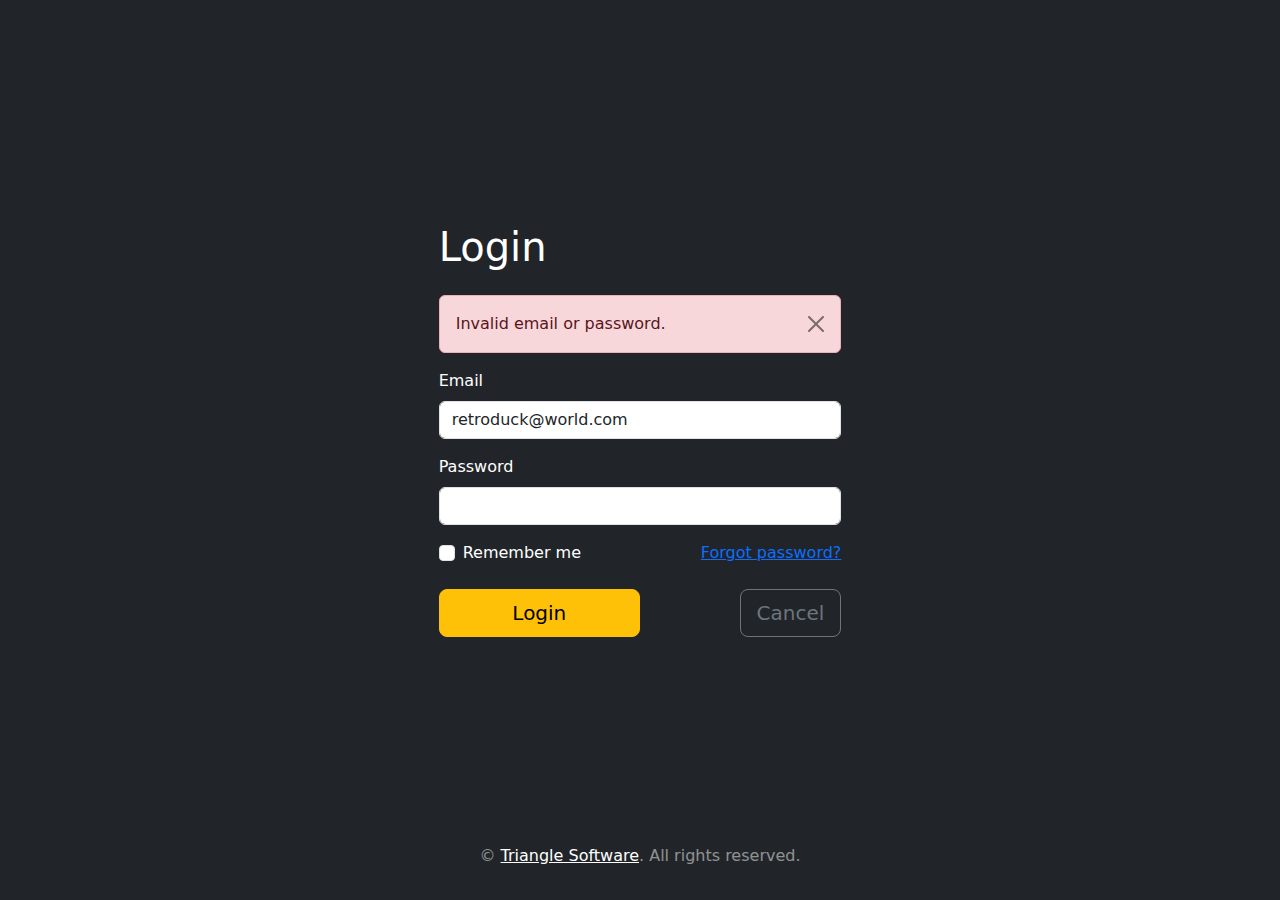
<file: login-invalid.html>
<!-- extends login.html -->
<!DOCTYPE html>
<html lang="en" class="h-100">
<head>
    <meta charset="UTF-8">
    <meta name="viewport" content="width=device-width, initial-scale=1">
    <title>Retroduck &mdash; Login</title>
    <link href="https://cdn.jsdelivr.net/npm/bootstrap@5.3.3/dist/css/bootstrap.min.css" rel="stylesheet" integrity="sha384-QWTKZyjpPEjISv5WaRU9OFeRpok6YctnYmDr5pNlyT2bRjXh0JMhjY6hW+ALEwIH" crossorigin="anonymous">
    <script src="https://cdn.jsdelivr.net/npm/bootstrap@5.3.3/dist/js/bootstrap.bundle.min.js" integrity="sha384-YvpcrYf0tY3lHB60NNkmXc5s9fDVZLESaAA55NDzOxhy9GkcIdslK1eN7N6jIeHz" crossorigin="anonymous"></script>
    
    <link href="public/css/account.css" rel="stylesheet" type="text/css">
    
</head>
<body class="d-flex h-100 text-white bg-dark">
    <div class="cover-container d-flex w-100 h-100 p-3 mx-auto flex-column">

        <header class="mb-auto">
            <div class="text-end"></div>
        </header>

        <div class="container">
        <div class="row justify-content-md-center">
            <div class="col-md-8">

                <h1 class="mb-4">Login</h1>

                <div class="alert alert-danger alert-dismissible fade show" role="alert">
                    Invalid email or password.
                    <button type="button" class="btn-close" data-bs-dismiss="alert" aria-label="Close"></button>
                </div>    

                <form  method="get" name="registration_form" action="login-invalid.html">
                    <div class="mb-3">
                        <label for="email" class="form-label required">Email</label>
                        <input type="email" id="email" name="_email" required="required" class="form-control" value="retroduck@world.com" />
                    </div>
                    <div class="mb-3">
                        <label for="password" class="form-label required">Password</label>
                        <input type="password" id="password" name="_password" required="required" class="form-control" />
                    </div>
                    <div class="mb-4">
                        <div class="form-check">
                            <input type="checkbox" id="remember_me" name="_remember_me" class="form-check-input" value="1" />
                            <label class="form-check-label required" for="remember_me">Remember me</label>

                            <a class="float-end" href="forgot-password.html">Forgot password?</a>
                        </div>
                    </div>

                    <button type="submit" class="btn btn-lg btn-warning w-50">Login</button>
                    <a class="btn btn-lg btn-outline-secondary float-end" href="index.html">Cancel</a>
                </form>
            </div>
        </div>
        </div>

        <footer class="text-center mt-auto text-white-50">
            <p>&copy; <a href="https://triangle.software" class="text-white">Triangle Software</a>. All rights reserved.</p>
        </footer>
    </div>
</body>
</html>
</file>
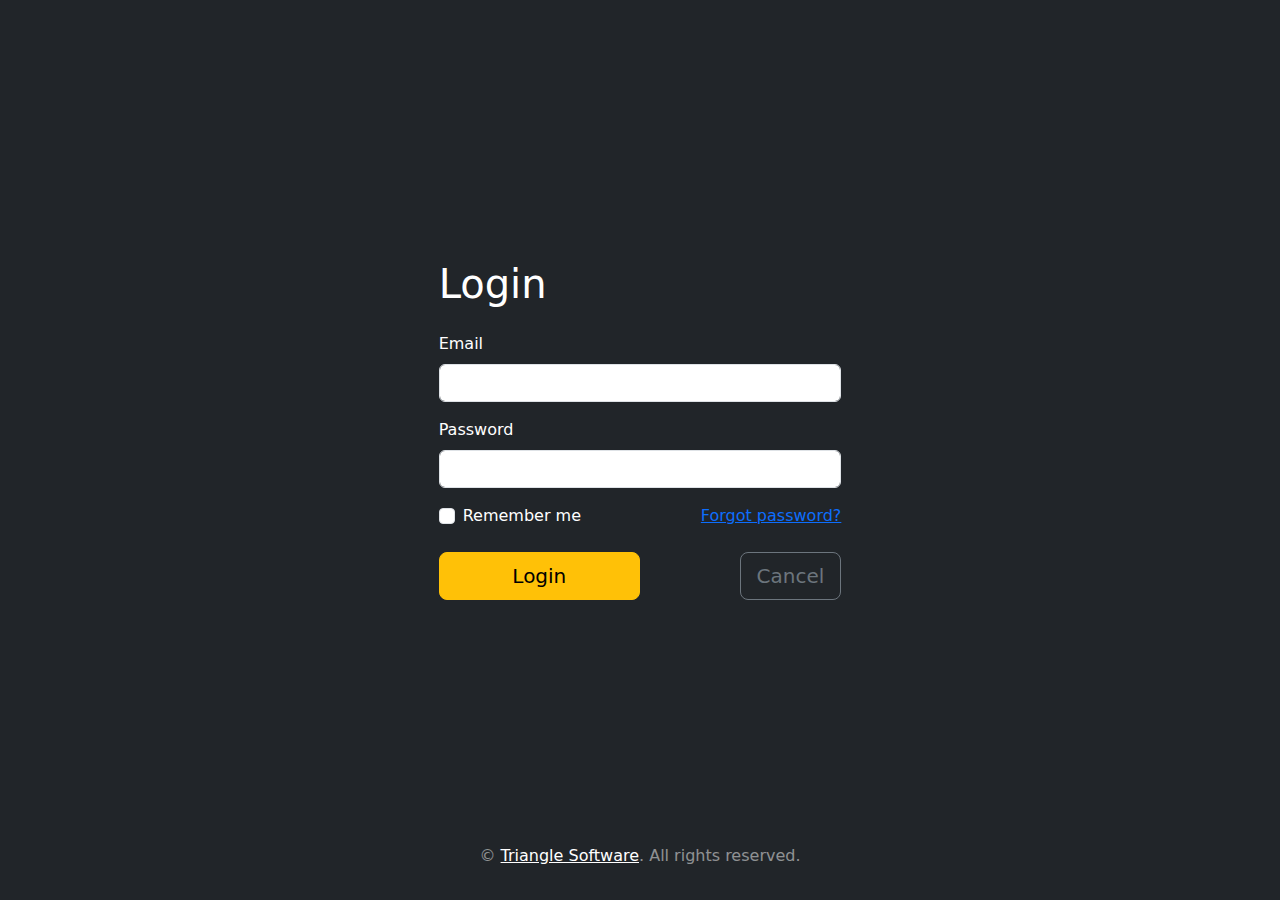
<file: login.html>
<!-- layout page -->
<!DOCTYPE html>
<html lang="en" class="h-100">
<head>
    <meta charset="UTF-8">
    <meta name="viewport" content="width=device-width, initial-scale=1">
    <title>Retroduck &mdash; Login</title>
    <link href="https://cdn.jsdelivr.net/npm/bootstrap@5.3.3/dist/css/bootstrap.min.css" rel="stylesheet" integrity="sha384-QWTKZyjpPEjISv5WaRU9OFeRpok6YctnYmDr5pNlyT2bRjXh0JMhjY6hW+ALEwIH" crossorigin="anonymous">
    <script src="https://cdn.jsdelivr.net/npm/bootstrap@5.3.3/dist/js/bootstrap.bundle.min.js" integrity="sha384-YvpcrYf0tY3lHB60NNkmXc5s9fDVZLESaAA55NDzOxhy9GkcIdslK1eN7N6jIeHz" crossorigin="anonymous"></script>

    <link href="public/css/account.css" rel="stylesheet" type="text/css">
    
</head>
<body class="d-flex h-100 text-white bg-dark">
    <div class="cover-container d-flex w-100 h-100 p-3 mx-auto flex-column">

        <header class="mb-auto">
            <div class="text-end"></div>
        </header>

        <div class="container">
        <div class="row justify-content-md-center">
            <div class="col-md-8">

                <h1 class="mb-4">Login</h1>

                <form  method="get" name="registration_form" action="login-invalid.html">
                    <div class="mb-3">
                        <label for="email" class="form-label required">Email</label>
                        <input type="email" id="email" name="_email" required="required" class="form-control" />
                    </div>
                    <div class="mb-3">
                        <label for="password" class="form-label required">Password</label>
                        <input type="password" id="password" name="_password" required="required" class="form-control" />
                    </div>
                    <div class="mb-4">
                        <div class="form-check">
                            <input type="checkbox" id="remember_me" name="_remember_me" class="form-check-input" value="1" />
                            <label class="form-check-label required" for="remember_me">Remember me</label>

                            <a class="float-end" href="forgot-password.html">Forgot password?</a>
                        </div>

                    </div>

                    <button type="submit" class="btn btn-lg btn-warning w-50">Login</button>
                    <a class="btn btn-lg btn-outline-secondary float-end" href="index.html">Cancel</a>
                </form>
            </div>
        </div>
        </div>

        <footer class="text-center mt-auto text-white-50">
            <p>&copy; <a href="https://triangle.software" class="text-white">Triangle Software</a>. All rights reserved.</p>
        </footer>
    </div>
</body>
</html>
</file>
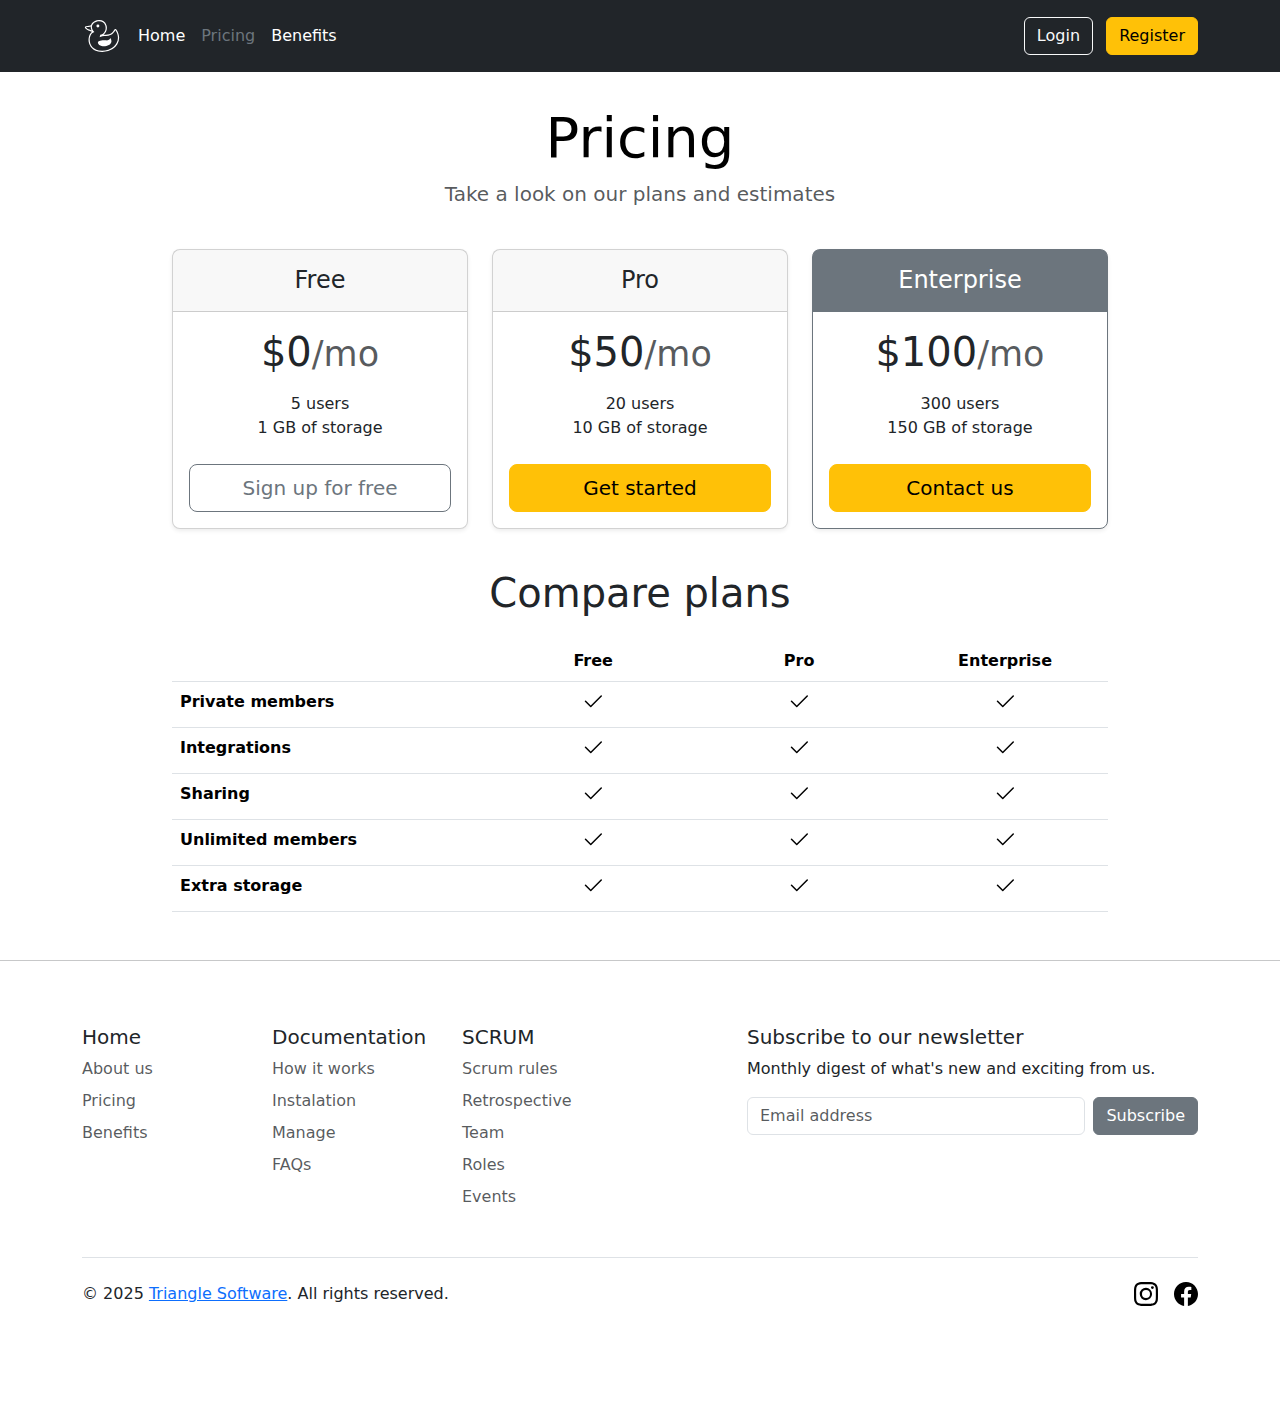
<file: pricing.html>
<!-- extends index.html -->
<!DOCTYPE html>
<html lang="en">
<head>
    <meta charset="UTF-8">
    <meta name="viewport" content="width=device-width, initial-scale=1.0">
    <title>Retroduck &mdash; Retrospective online service</title>
    <link rel="shortcut icon" type="image/svg+xml" href="public/favicons/favicon.svg">
    <link rel="alternate icon" type="image/png" sizes="16x16" href="public/favicons/favicon16x16.png">
    <link rel="apple-touch-icon" sizes="512x512" href="public/favicons/apple-touch-icon.png" />
    <link href="https://cdn.jsdelivr.net/npm/bootstrap@5.3.3/dist/css/bootstrap.min.css" rel="stylesheet" integrity="sha384-QWTKZyjpPEjISv5WaRU9OFeRpok6YctnYmDr5pNlyT2bRjXh0JMhjY6hW+ALEwIH" crossorigin="anonymous">
    <script src="https://cdn.jsdelivr.net/npm/bootstrap@5.3.3/dist/js/bootstrap.bundle.min.js" integrity="sha384-YvpcrYf0tY3lHB60NNkmXc5s9fDVZLESaAA55NDzOxhy9GkcIdslK1eN7N6jIeHz" crossorigin="anonymous"></script>

    <link href="public/css/landing.css" rel="stylesheet" type="text/css">

    <style>
        .pricing-container {
            max-width: 960px;
        }

        .pricing-header {
            max-width: 700px;
        }
    </style>
</head>
<body>
    <svg xmlns="http://www.w3.org/2000/svg" class="d-none">
        <symbol id="duck" viewBox="0 0 122.88 114.66">
            <path class="cls-1" d="M95.31,76.23A18.59,18.59,0,0,0,91.88,65c-.65-1-2.41,8.79-15.28,8C53,71.67,45.61,77,46.87,82.69s6.56,9.11,13.19,10.62C72.5,96.13,94.48,92,95.31,76.23ZM46.71,16.29A5.28,5.28,0,1,0,52,21.57a5.28,5.28,0,0,0-5.27-5.28ZM34.18,42.94C9.65,49.45,7,110.21,61.66,110.29c42.05.07,72.55-36.18,48.19-73.38-1.63-2.49-6,22-38.19,20.06-19.75-1.16-20.28,13.24-16.48-4,16.27-3,22.24-20.15,18-33.16-10.59-32.58-70.18-8-39,23.17Zm-8.79-.42C16.06,38.4,15.87,40.3,5.5,33c-7.29-5.56-8.44-10.42,3.36-11.49a59.74,59.74,0,0,0,13-2.58c.11-.36.24-.72.37-1.08,2.12-5.68,6.59-10.3,12.13-13.41A35.23,35.23,0,0,1,52.39,0c10.66.34,20.86,5.79,25,18.4a30,30,0,0,1,1,3.92,32.41,32.41,0,0,1-2.7,20,27.46,27.46,0,0,1-8.58,10.24,41.35,41.35,0,0,1,4.85,0c22,1.29,29.36-11.07,32.27-15.94A9.76,9.76,0,0,1,107,33.13h0c2.6-1.7,4.72-1.37,6.51,1.37,6.49,9.91,9.38,19.85,9.37,29.21a44.59,44.59,0,0,1-6.35,22.86,53.29,53.29,0,0,1-16.82,17.28,69.29,69.29,0,0,1-38,10.8c-20.24,0-33.37-7.86-40.85-18.47a42.76,42.76,0,0,1-7.23-18.44,45,45,0,0,1,1.16-18.51c2-6.92,5.63-12.89,10.65-16.72ZM24.27,37.7l-.48-1.28A23.23,23.23,0,0,1,21,23,105.81,105.81,0,0,1,6.7,25.49c-1.78.21-2.52.3-2.27.86,3.1,6.86,13,8.46,19.84,11.35Z"/>
        </symbol>
        <symbol id="chevron-right" viewBox="0 0 16 16">
            <path fill-rule="evenodd" d="M4.646 1.646a.5.5 0 0 1 .708 0l6 6a.5.5 0 0 1 0 .708l-6 6a.5.5 0 0 1-.708-.708L10.293 8 4.646 2.354a.5.5 0 0 1 0-.708z"/>
        </symbol>
        <symbol id="table" viewBox="0 0 16 16">
            <path d="M0 2a2 2 0 0 1 2-2h12a2 2 0 0 1 2 2v12a2 2 0 0 1-2 2H2a2 2 0 0 1-2-2V2zm15 2h-4v3h4V4zm0 4h-4v3h4V8zm0 4h-4v3h3a1 1 0 0 0 1-1v-2zm-5 3v-3H6v3h4zm-5 0v-3H1v2a1 1 0 0 0 1 1h3zm-4-4h4V8H1v3zm0-4h4V4H1v3zm5-3v3h4V4H6zm4 4H6v3h4V8z"/>
        </symbol>
        <symbol id="people-circle" viewBox="0 0 16 16">
            <path d="M11 6a3 3 0 1 1-6 0 3 3 0 0 1 6 0z"/>
            <path fill-rule="evenodd" d="M0 8a8 8 0 1 1 16 0A8 8 0 0 1 0 8zm8-7a7 7 0 0 0-5.468 11.37C3.242 11.226 4.805 10 8 10s4.757 1.225 5.468 2.37A7 7 0 0 0 8 1z"/>
        </symbol>
        <symbol id="collection" viewBox="0 0 16 16">
            <path d="M2.5 3.5a.5.5 0 0 1 0-1h11a.5.5 0 0 1 0 1h-11zm2-2a.5.5 0 0 1 0-1h7a.5.5 0 0 1 0 1h-7zM0 13a1.5 1.5 0 0 0 1.5 1.5h13A1.5 1.5 0 0 0 16 13V6a1.5 1.5 0 0 0-1.5-1.5h-13A1.5 1.5 0 0 0 0 6v7zm1.5.5A.5.5 0 0 1 1 13V6a.5.5 0 0 1 .5-.5h13a.5.5 0 0 1 .5.5v7a.5.5 0 0 1-.5.5h-13z"/>
        </symbol>
        <symbol id="toggles2" viewBox="0 0 16 16">
            <path d="M9.465 10H12a2 2 0 1 1 0 4H9.465c.34-.588.535-1.271.535-2 0-.729-.195-1.412-.535-2z"/>
            <path d="M6 15a3 3 0 1 0 0-6 3 3 0 0 0 0 6zm0 1a4 4 0 1 1 0-8 4 4 0 0 1 0 8zm.535-10a3.975 3.975 0 0 1-.409-1H4a1 1 0 0 1 0-2h2.126c.091-.355.23-.69.41-1H4a2 2 0 1 0 0 4h2.535z"/>
            <path d="M14 4a4 4 0 1 1-8 0 4 4 0 0 1 8 0z"/>
        </symbol>
        <symbol id="facebook" viewBox="0 0 16 16">
          <path d="M16 8.049c0-4.446-3.582-8.05-8-8.05C3.58 0-.002 3.603-.002 8.05c0 4.017 2.926 7.347 6.75 7.951v-5.625h-2.03V8.05H6.75V6.275c0-2.017 1.195-3.131 3.022-3.131.876 0 1.791.157 1.791.157v1.98h-1.009c-.993 0-1.303.621-1.303 1.258v1.51h2.218l-.354 2.326H9.25V16c3.824-.604 6.75-3.934 6.75-7.951z"/>
        </symbol>
        <symbol id="instagram" viewBox="0 0 16 16">
            <path d="M8 0C5.829 0 5.556.01 4.703.048 3.85.088 3.269.222 2.76.42a3.917 3.917 0 0 0-1.417.923A3.927 3.927 0 0 0 .42 2.76C.222 3.268.087 3.85.048 4.7.01 5.555 0 5.827 0 8.001c0 2.172.01 2.444.048 3.297.04.852.174 1.433.372 1.942.205.526.478.972.923 1.417.444.445.89.719 1.416.923.51.198 1.09.333 1.942.372C5.555 15.99 5.827 16 8 16s2.444-.01 3.298-.048c.851-.04 1.434-.174 1.943-.372a3.916 3.916 0 0 0 1.416-.923c.445-.445.718-.891.923-1.417.197-.509.332-1.09.372-1.942C15.99 10.445 16 10.173 16 8s-.01-2.445-.048-3.299c-.04-.851-.175-1.433-.372-1.941a3.926 3.926 0 0 0-.923-1.417A3.911 3.911 0 0 0 13.24.42c-.51-.198-1.092-.333-1.943-.372C10.443.01 10.172 0 7.998 0h.003zm-.717 1.442h.718c2.136 0 2.389.007 3.232.046.78.035 1.204.166 1.486.275.373.145.64.319.92.599.28.28.453.546.598.92.11.281.24.705.275 1.485.039.843.047 1.096.047 3.231s-.008 2.389-.047 3.232c-.035.78-.166 1.203-.275 1.485a2.47 2.47 0 0 1-.599.919c-.28.28-.546.453-.92.598-.28.11-.704.24-1.485.276-.843.038-1.096.047-3.232.047s-2.39-.009-3.233-.047c-.78-.036-1.203-.166-1.485-.276a2.478 2.478 0 0 1-.92-.598 2.48 2.48 0 0 1-.6-.92c-.109-.281-.24-.705-.275-1.485-.038-.843-.046-1.096-.046-3.233 0-2.136.008-2.388.046-3.231.036-.78.166-1.204.276-1.486.145-.373.319-.64.599-.92.28-.28.546-.453.92-.598.282-.11.705-.24 1.485-.276.738-.034 1.024-.044 2.515-.045v.002zm4.988 1.328a.96.96 0 1 0 0 1.92.96.96 0 0 0 0-1.92zm-4.27 1.122a4.109 4.109 0 1 0 0 8.217 4.109 4.109 0 0 0 0-8.217zm0 1.441a2.667 2.667 0 1 1 0 5.334 2.667 2.667 0 0 1 0-5.334z"/>
        </symbol>
        <symbol id="check" viewBox="0 0 16 16">
            <title>Check</title>
            <path d="M13.854 3.646a.5.5 0 0 1 0 .708l-7 7a.5.5 0 0 1-.708 0l-3.5-3.5a.5.5 0 1 1 .708-.708L6.5 10.293l6.646-6.647a.5.5 0 0 1 .708 0z"/>
          </symbol>
    </svg>

    <header class="p-3 text-bg-dark">
        <div class="container">
          <div class="d-flex flex-wrap align-items-center justify-content-center justify-content-lg-start">
            <a href="/" class="d-flex align-items-center mb-2 mb-lg-0 text-white text-decoration-none">
              <svg class="bi me-2" width="40" height="32" role="img" aria-label="Retroduck"><use xlink:href="#duck"/></svg>
            </a>
    
            <ul class="nav col-12 col-lg-auto me-lg-auto mb-2 justify-content-center mb-md-0">
              <li><a href="index.html" class="nav-link px-2 text-white">Home</a></li>
              <li><a href="pricing.html" class="nav-link px-2 text-secondary">Pricing</a></li>
              <li><a href="benefits.html" class="nav-link px-2 text-white">Benefits</a></li>
            </ul>
    
            <div class="text-end">
              <a href="login.html" class="btn btn-outline-light me-2">Login</a>
              <a href="registration.html" class="btn btn-warning">Register</a>
            </div>
          </div>
        </div>
    </header>

    <div class="container pricing-container py-3">
        <div class="pricing-header p-3 pb-md-4 mx-auto text-center">
            <h1 class="display-4 fw-normal text-body-emphasis">Pricing</h1>
            <p class="fs-5 text-body-secondary">Take a look on our plans and estimates</p>
          </div

        <main>
            <div class="row row-cols-1 row-cols-md-3 mb-3 text-center">
            <div class="col">
                <div class="card mb-4 rounded-3 shadow-sm">
                <div class="card-header py-3">
                    <h4 class="my-0 fw-normal">Free</h4>
                </div>
                <div class="card-body">
                    <h1 class="card-title pricing-card-title">$0<small class="text-body-secondary fw-light">/mo</small></h1>
                    <ul class="list-unstyled mt-3 mb-4">
                    <li>5 users</li>
                    <li>1 GB of storage</li>
                    </ul>
                    <a href="registration.html" class="w-100 btn btn-lg btn-outline-secondary">Sign up for free</a>
                </div>
                </div>
            </div>
            <div class="col">
                <div class="card mb-4 rounded-3 shadow-sm">
                <div class="card-header py-3">
                    <h4 class="my-0 fw-normal">Pro</h4>
                </div>
                <div class="card-body">
                    <h1 class="card-title pricing-card-title">$50<small class="text-body-secondary fw-light">/mo</small></h1>
                    <ul class="list-unstyled mt-3 mb-4">
                    <li>20 users</li>
                    <li>10 GB of storage</li>
                    </ul>
                    <a href="checkout.html" class="w-100 btn btn-lg btn-warning">Get started</a>
                </div>
                </div>
            </div>
            <div class="col">
                <div class="card mb-4 rounded-3 shadow-sm border-secondary">
                <div class="card-header py-3 text-bg-secondary border-secondary">
                    <h4 class="my-0 fw-normal">Enterprise</h4>
                </div>
                <div class="card-body">
                    <h1 class="card-title pricing-card-title">$100<small class="text-body-secondary fw-light">/mo</small></h1>
                    <ul class="list-unstyled mt-3 mb-4">
                    <li>300 users</li>
                    <li>150 GB of storage</li>
                    </ul>
                    <a href="contacts.html" class="w-100 btn btn-lg btn-warning">Contact us</a>
                </div>
                </div>
            </div>
            </div>
        
            <h2 class="display-6 text-center mb-4">Compare plans</h2>
        
            <div class="table-responsive">
            <table class="table text-center">
                <thead>
                <tr>
                    <th style="width: 34%;"></th>
                    <th style="width: 22%;">Free</th>
                    <th style="width: 22%;">Pro</th>
                    <th style="width: 22%;">Enterprise</th>
                </tr>
                </thead>
                <tbody>
                <tr>
                    <th scope="row" class="text-start">Private members</th>
                    <td><svg class="bi" width="24" height="24"><use xlink:href="#check"/></svg></td>
                    <td><svg class="bi" width="24" height="24"><use xlink:href="#check"/></svg></td>
                    <td><svg class="bi" width="24" height="24"><use xlink:href="#check"/></svg></td>
                </tr>
                <tr>
                    <th scope="row" class="text-start">Integrations</th>
                    <td><svg class="bi" width="24" height="24"><use xlink:href="#check"/></svg></td>
                    <td><svg class="bi" width="24" height="24"><use xlink:href="#check"/></svg></td>
                    <td><svg class="bi" width="24" height="24"><use xlink:href="#check"/></svg></td>
                </tr>
                <tr>
                    <th scope="row" class="text-start">Sharing</th>
                    <td><svg class="bi" width="24" height="24"><use xlink:href="#check"/></svg></td>
                    <td><svg class="bi" width="24" height="24"><use xlink:href="#check"/></svg></td>
                    <td><svg class="bi" width="24" height="24"><use xlink:href="#check"/></svg></td>
                </tr>
                <tr>
                    <th scope="row" class="text-start">Unlimited members</th>
                    <td><svg class="bi" width="24" height="24"><use xlink:href="#check"/></svg></td>
                    <td><svg class="bi" width="24" height="24"><use xlink:href="#check"/></svg></td>
                    <td><svg class="bi" width="24" height="24"><use xlink:href="#check"/></svg></td>
                </tr>
                <tr>
                    <th scope="row" class="text-start">Extra storage</th>
                    <td><svg class="bi" width="24" height="24"><use xlink:href="#check"/></svg></td>
                    <td><svg class="bi" width="24" height="24"><use xlink:href="#check"/></svg></td>
                    <td><svg class="bi" width="24" height="24"><use xlink:href="#check"/></svg></td>
                </tr>
                </tbody>
            </table>
            </div>
        </main>
    </div>

    <hr />

    <div class="container">
        <footer class="py-5">
          <div class="row">
            <div class="col-6 col-md-2 mb-3">
              <h5>Home</h5>
              <ul class="nav flex-column">
                <li class="nav-item mb-2"><a href="#" class="nav-link p-0 text-body-secondary">About us</a></li>
                <li class="nav-item mb-2"><a href="#" class="nav-link p-0 text-body-secondary">Pricing</a></li>
                <li class="nav-item mb-2"><a href="#" class="nav-link p-0 text-body-secondary">Benefits</a></li>
              </ul>
            </div>
      
            <div class="col-6 col-md-2 mb-3">
              <h5>Documentation</h5>
              <ul class="nav flex-column">
                <li class="nav-item mb-2"><a href="#" class="nav-link p-0 text-body-secondary">How it works</a></li>
                <li class="nav-item mb-2"><a href="#" class="nav-link p-0 text-body-secondary">Instalation</a></li>
                <li class="nav-item mb-2"><a href="#" class="nav-link p-0 text-body-secondary">Manage</a></li>
                <li class="nav-item mb-2"><a href="#" class="nav-link p-0 text-body-secondary">FAQs</a></li>
              </ul>
            </div>
      
            <div class="col-6 col-md-2 mb-3">
              <h5>SCRUM</h5>
              <ul class="nav flex-column">
                <li class="nav-item mb-2"><a href="#" class="nav-link p-0 text-body-secondary">Scrum rules</a></li>
                <li class="nav-item mb-2"><a href="#" class="nav-link p-0 text-body-secondary">Retrospective</a></li>
                <li class="nav-item mb-2"><a href="#" class="nav-link p-0 text-body-secondary">Team</a></li>
                <li class="nav-item mb-2"><a href="#" class="nav-link p-0 text-body-secondary">Roles</a></li>
                <li class="nav-item mb-2"><a href="#" class="nav-link p-0 text-body-secondary">Events</a></li>
              </ul>
            </div>
      
            <div class="col-md-5 offset-md-1 mb-3">
              <form>
                <h5>Subscribe to our newsletter</h5>
                <p>Monthly digest of what's new and exciting from us.</p>
                <div class="d-flex flex-column flex-sm-row w-100 gap-2">
                  <label for="newsletter1" class="visually-hidden">Email address</label>
                  <input id="newsletter1" type="text" class="form-control" placeholder="Email address">
                  <button class="btn btn-secondary" type="button">Subscribe</button>
                </div>
              </form>
            </div>
          </div>
      
          <div class="d-flex flex-column flex-sm-row justify-content-between py-4 my-4 border-top">
            <p>&copy; 2025 <a href="https://triangle.software/">Triangle Software</a>. All rights reserved.</p>
            <ul class="list-unstyled d-flex">
              <li class="ms-3"><a class="link-body-emphasis" href="#"><svg class="bi" width="24" height="24"><use xlink:href="#instagram"/></svg></a></li>
              <li class="ms-3"><a class="link-body-emphasis" href="#"><svg class="bi" width="24" height="24"><use xlink:href="#facebook"/></svg></a></li>
            </ul>
          </div>
        </footer>
    </div>
</body>
</html>
</file>
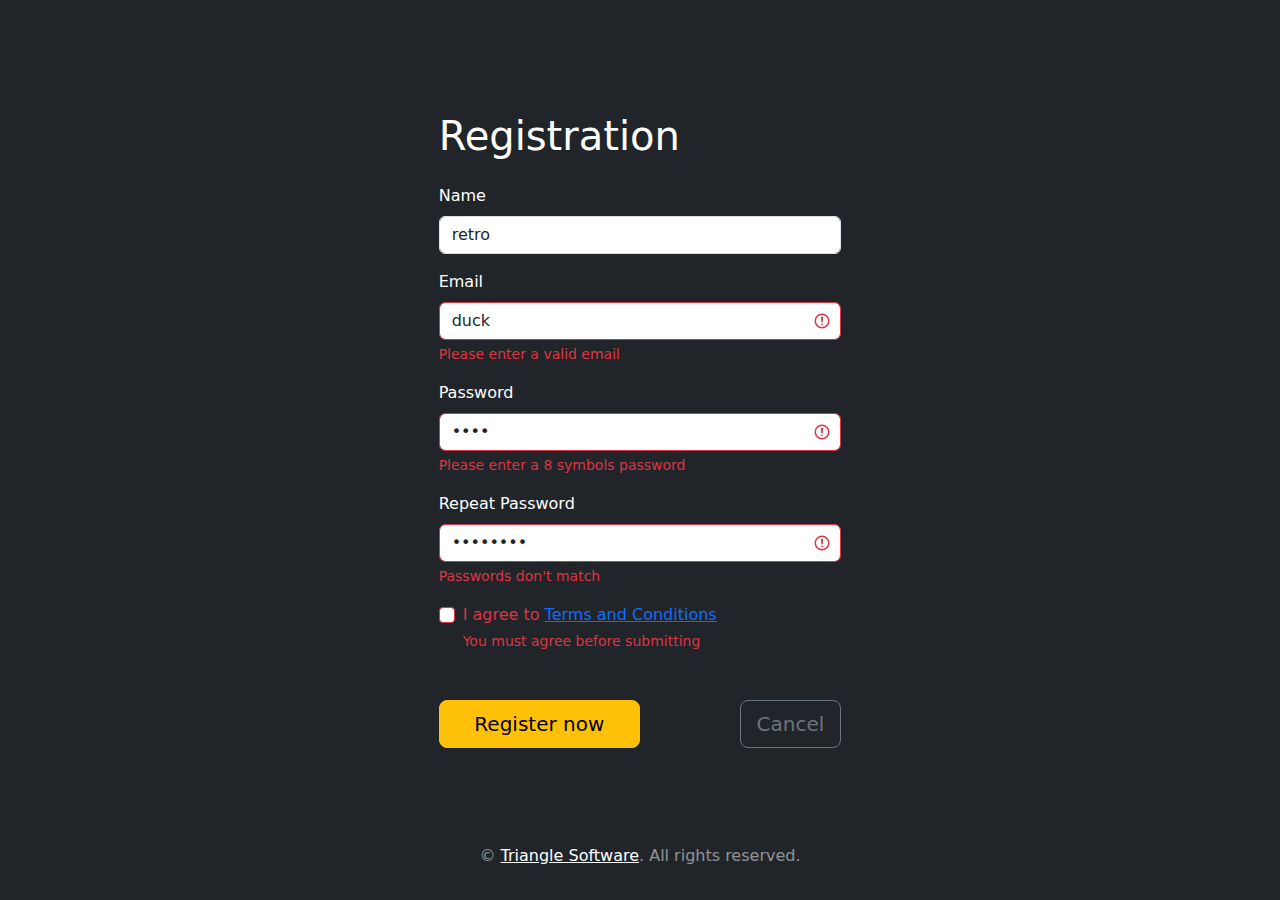
<file: registration-invalid.html>
<!-- extends login.hytml -->
<!DOCTYPE html>
<html lang="en" class="h-100">
<head>
    <meta charset="UTF-8">
    <meta name="viewport" content="width=device-width, initial-scale=1">
    <title>Retroduck &mdash; Registraion</title>
    <link href="https://cdn.jsdelivr.net/npm/bootstrap@5.3.3/dist/css/bootstrap.min.css" rel="stylesheet" integrity="sha384-QWTKZyjpPEjISv5WaRU9OFeRpok6YctnYmDr5pNlyT2bRjXh0JMhjY6hW+ALEwIH" crossorigin="anonymous">
    <script src="https://cdn.jsdelivr.net/npm/bootstrap@5.3.3/dist/js/bootstrap.bundle.min.js" integrity="sha384-YvpcrYf0tY3lHB60NNkmXc5s9fDVZLESaAA55NDzOxhy9GkcIdslK1eN7N6jIeHz" crossorigin="anonymous"></script>

    <link href="public/css/account.css" rel="stylesheet" type="text/css">

</head>
<body class="d-flex h-100 text-white bg-dark">

    <!-- Modal -->
    <div class="modal fadet text-dark" id="termsModal" tabindex="-1" aria-labelledby="termsModalLabel" aria-hidden="true">
        <div class="modal-dialog">
        <div class="modal-content">
            <div class="modal-header">
            <h1 class="modal-title fs-5" id="termsModalLabel">Terms and Conditions</h1>
            <button type="button" class="btn-close" data-bs-dismiss="modal" aria-label="Close"></button>
            </div>
            <div class="modal-body">
                The product Retroduck is a property of Triangle Software. By registering you agree to the terms and conditions of the product.
            </div>
            <div class="modal-footer">
                <button type="button" class="btn btn-warning" data-bs-dismiss="modal">Ok</button>
            </div>
        </div>
        </div>
    </div>

    <div class="cover-container d-flex w-100 h-100 p-3 mx-auto flex-column">

        <header class="mb-auto">
            <div class="text-end"></div>
        </header>

        <div class="container">
            <div class="row justify-content-md-center">
                <div class="col-md-8">

                    <h1 class="mb-4">Registration</h1>

                    <form method="get"  name="registration_form" method="get" action="registration-success.html" novalidate>
                        <div class="mb-3">
                            <label for="registration_form_name" class="form-label required">Name</label>
                            <input type="text" id="registration_form_name" name="registration_form[name]" required="required" value="retro" class="form-control" />
                        </div>
                        <div class="mb-3">
                            <label for="registration_form_username" class="form-label required">Email</label>
                            <input type="email" id="registration_form_username" name="registration_form[username]" required="required" value="duck" class="form-control is-invalid" />
                            <div class="invalid-feedback">
                                Please enter a valid email
                            </div>
                        </div>
                        <div class="mb-3">
                            <label for="registration_form_plainPassword_first" class="form-label required">Password</label>
                            <input type="password" id="registration_form_plainPassword_first" name="registration_form[plainPassword][first]" required="required" value="pass" class="form-control is-invalid" />
                            <div class="invalid-feedback">
                                Please enter a 8 symbols password
                            </div>
                        </div>
                        <div class="mb-3">
                            <label for="registration_form_plainPassword_second" class="form-label required">Repeat Password</label>
                            <input type="password" id="registration_form_plainPassword_second" name="registration_form[plainPassword][second]" required="required" value="password" class="form-control is-invalid" />
                            <div class="invalid-feedback">
                                Passwords don't match
                            </div>
                        </div>
                        <div class="mb-3">
                            <div class="form-check">
                                <input type="checkbox" id="registration_form_agreeTerms" name="registration_form[agreeTerms]" required="required" class="form-check-input is-invalid" value="1" />
                                <label class="form-check-label required" for="registration_form_agreeTerms">I agree to <a href="#" data-bs-toggle="modal" data-bs-target="#termsModal">
                                    Terms and Conditions</a>
                                </label>
                                <div class="invalid-feedback">
                                    You must agree before submitting
                                </div>
                            </div>
                            
                        </div>
                        <div class="mt-5">
                            <button type="submit" class="btn btn-lg btn-warning w-50">Register now</button>
                            <a class="btn btn-lg btn-outline-secondary float-end" href="index.html">Cancel</a>
                        </div>
                    </form>

                </div>
            </div>
        </div>

        <footer class="text-center mt-auto text-white-50">
            <p>&copy; <a href="https://triangle.software" class="text-white">Triangle Software</a>. All rights reserved.</p>
        </footer>
    </div>
</body>
</html>
</file>
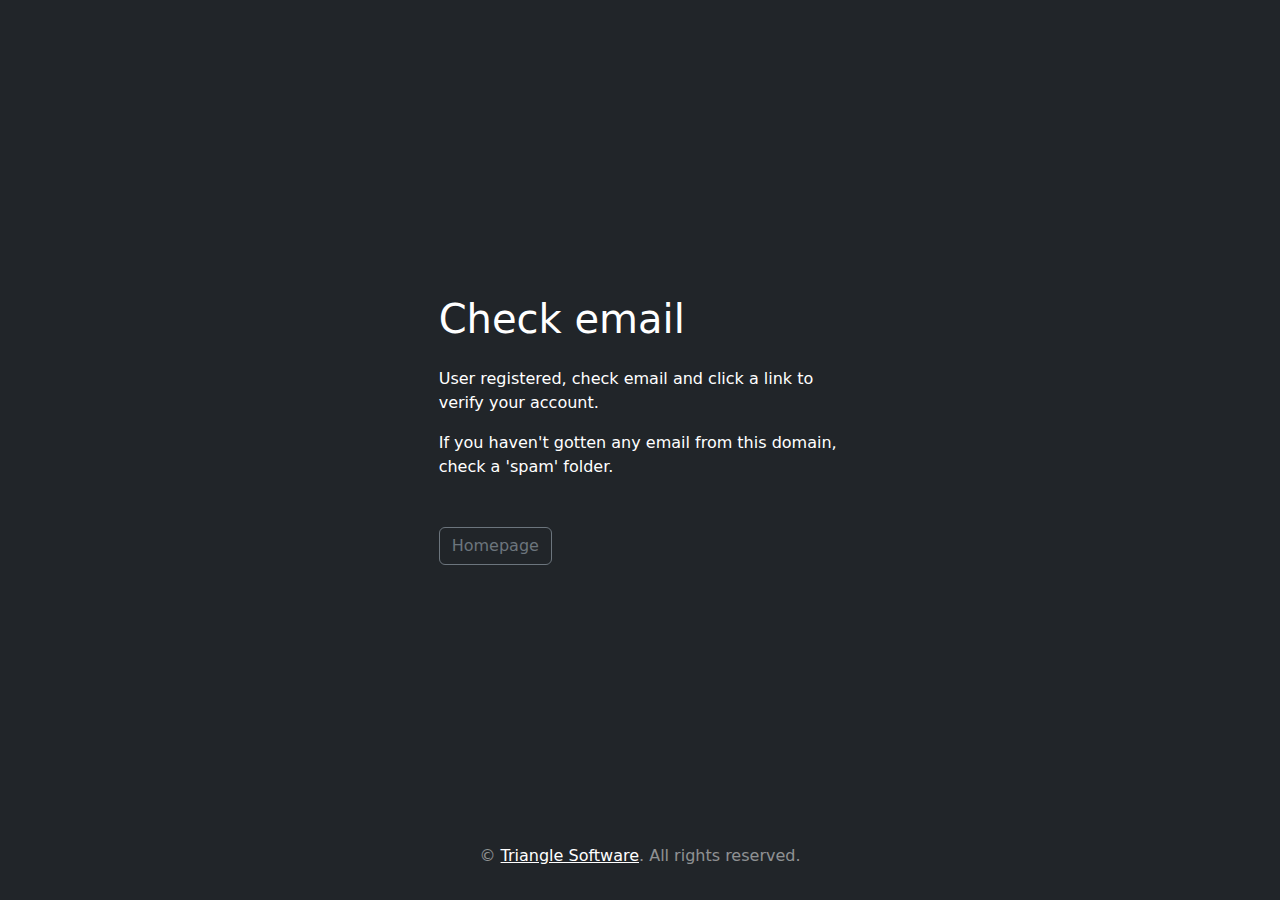
<file: registration-success.html>
<!-- extends login.html -->
<!DOCTYPE html>
<html lang="en" class="h-100">
<head>
    <meta charset="UTF-8">
    <meta name="viewport" content="width=device-width, initial-scale=1">
    <title>Retroduck &mdash; Registraion</title>
    <link href="https://cdn.jsdelivr.net/npm/bootstrap@5.3.3/dist/css/bootstrap.min.css" rel="stylesheet" integrity="sha384-QWTKZyjpPEjISv5WaRU9OFeRpok6YctnYmDr5pNlyT2bRjXh0JMhjY6hW+ALEwIH" crossorigin="anonymous">
    <script src="https://cdn.jsdelivr.net/npm/bootstrap@5.3.3/dist/js/bootstrap.bundle.min.js" integrity="sha384-YvpcrYf0tY3lHB60NNkmXc5s9fDVZLESaAA55NDzOxhy9GkcIdslK1eN7N6jIeHz" crossorigin="anonymous"></script>

    <link href="public/css/account.css" rel="stylesheet" type="text/css">

</head>
<body class="d-flex h-100 text-white bg-dark">

    <!-- Modal -->
    <div class="modal fadet text-dark" id="termsModal" tabindex="-1" aria-labelledby="termsModalLabel" aria-hidden="true">
        <div class="modal-dialog">
        <div class="modal-content">
            <div class="modal-header">
            <h1 class="modal-title fs-5" id="termsModalLabel">Terms and Conditions</h1>
            <button type="button" class="btn-close" data-bs-dismiss="modal" aria-label="Close"></button>
            </div>
            <div class="modal-body">
                The product Retroduck is a property of Triangle Software. By registering you agree to the terms and conditions of the product.
            </div>
            <div class="modal-footer">
                <button type="button" class="btn btn-warning" data-bs-dismiss="modal">Ok</button>
            </div>
        </div>
        </div>
    </div>

    <div class="cover-container d-flex w-100 h-100 p-3 mx-auto flex-column">

        <header class="mb-auto">
            <div class="text-end"></div>
        </header>

        <div class="container">
            <div class="row justify-content-md-center">
                <div class="col-md-8">

                    <h1 class="mb-4">Check email</h1>

                    <p>User registered, check email and click a link to verify your account.</p>

                    <p>If you haven't gotten any email from this domain, check a 'spam' folder.</p>
                    <div class="mt-5">
                        <a class="btn btn-outline-secondary" href="index-registered.html">Homepage</a>
                    </div>
                   
                </div>
            </div>
        </div>

        <footer class="text-center mt-auto text-white-50">
            <p>&copy; <a href="https://triangle.software" class="text-white">Triangle Software</a>. All rights reserved.</p>
        </footer>
    </div>
</body>
</html>
</file>
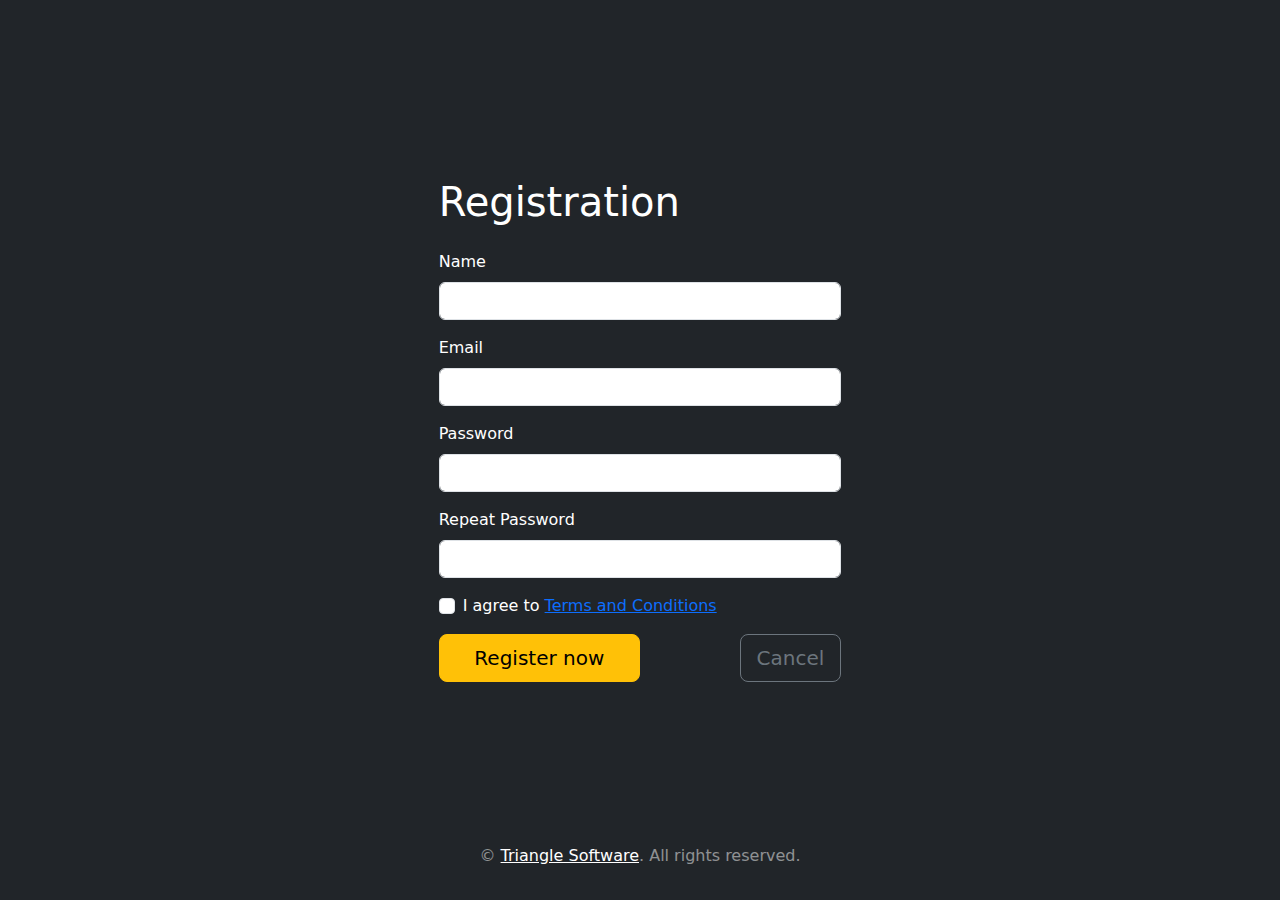
<file: registration.html>
<!-- extends login.html -->
<!DOCTYPE html>
<html lang="en" class="h-100">
<head>
    <meta charset="UTF-8">
    <meta name="viewport" content="width=device-width, initial-scale=1">
    <title>Retroduck &mdash; Registraion</title>
    <link href="https://cdn.jsdelivr.net/npm/bootstrap@5.3.3/dist/css/bootstrap.min.css" rel="stylesheet" integrity="sha384-QWTKZyjpPEjISv5WaRU9OFeRpok6YctnYmDr5pNlyT2bRjXh0JMhjY6hW+ALEwIH" crossorigin="anonymous">
    <script src="https://cdn.jsdelivr.net/npm/bootstrap@5.3.3/dist/js/bootstrap.bundle.min.js" integrity="sha384-YvpcrYf0tY3lHB60NNkmXc5s9fDVZLESaAA55NDzOxhy9GkcIdslK1eN7N6jIeHz" crossorigin="anonymous"></script>

    <link href="public/css/account.css" rel="stylesheet" type="text/css">

</head>
<body class="d-flex h-100 text-white bg-dark">

    <!-- Modal -->
    <div class="modal fadet text-dark" id="termsModal" tabindex="-1" aria-labelledby="termsModalLabel" aria-hidden="true">
        <div class="modal-dialog">
        <div class="modal-content">
            <div class="modal-header">
            <h1 class="modal-title fs-5" id="termsModalLabel">Terms and Conditions</h1>
            <button type="button" class="btn-close" data-bs-dismiss="modal" aria-label="Close"></button>
            </div>
            <div class="modal-body">
                The product Retroduck is a property of Triangle Software. By registering you agree to the terms and conditions of the product.
            </div>
            <div class="modal-footer">
                <button type="button" class="btn btn-warning" data-bs-dismiss="modal">Ok</button>
            </div>
        </div>
        </div>
    </div>

    <div class="cover-container d-flex w-100 h-100 p-3 mx-auto flex-column">

        <header class="mb-auto">
            <div class="text-end"></div>
        </header>

        <div class="container">
            <div class="row justify-content-md-center">
                <div class="col-md-8">

                    <h1 class="mb-4">Registration</h1>

                    <form method="get" name="registration_form" action="registration-invalid.html" novalidate>
                        <div class="mb-3">
                            <label for="registration_form_name" class="form-label required">Name</label>
                            <input type="text" id="registration_form_name" name="registration_form[name]" required="required" class="form-control" />
                        </div>
                        <div class="mb-3">
                            <label for="registration_form_username" class="form-label required">Email</label>
                            <input type="email" id="registration_form_username" name="registration_form[username]" required="required" class="form-control" />
                        </div>
                        <div class="mb-3">
                            <label for="registration_form_plainPassword_first" class="form-label required">Password</label>
                            <input type="password" id="registration_form_plainPassword_first" name="registration_form[plainPassword][first]" required="required" class="form-control" />
                        </div>
                        <div class="mb-3">
                            <label for="registration_form_plainPassword_second" class="form-label required">Repeat Password</label>
                            <input type="password" id="registration_form_plainPassword_second" name="registration_form[plainPassword][second]" required="required" class="form-control" />
                        </div>
                        <div class="mb-3">
                            <div class="form-check">
                                <input type="checkbox" id="registration_form_agreeTerms" name="registration_form[agreeTerms]" required="required" class="form-check-input" value="1" />
                                <label class="form-check-label required" for="registration_form_agreeTerms">I agree to <a href="#" data-bs-toggle="modal" data-bs-target="#termsModal">Terms and Conditions</a> </label>
                            </div>
                        </div>

                    <button type="submit" class="btn btn-lg btn-warning w-50">Register now</button>
                    <a class="btn btn-lg btn-outline-secondary float-end" href="index.html">Cancel</a>

                    </form>

                </div>
            </div>
        </div>

        <footer class="text-center mt-auto text-white-50">
            <p>&copy; <a href="https://triangle.software" class="text-white">Triangle Software</a>. All rights reserved.</p>
        </footer>
    </div>
</body>
</html>
</file>
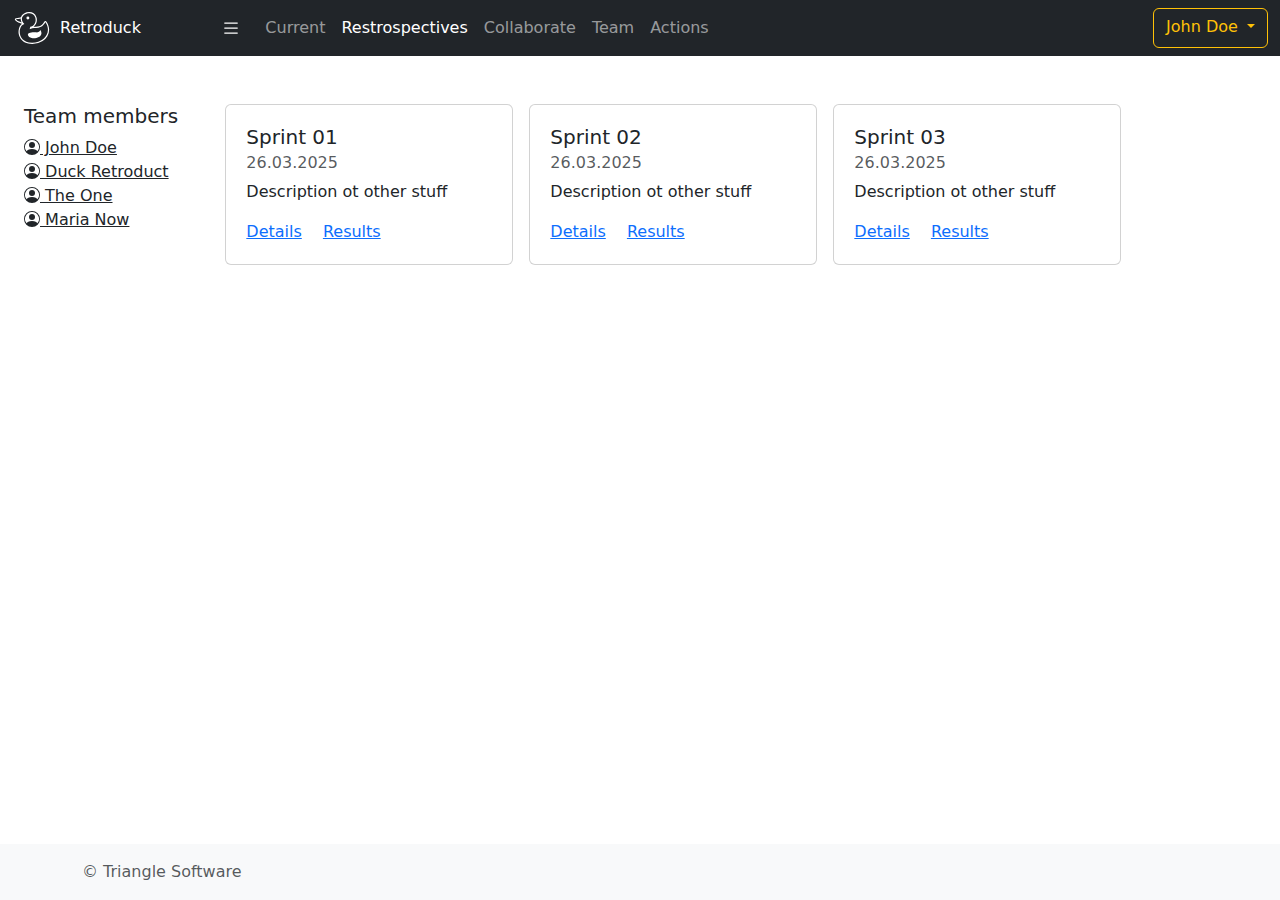
<file: retrospectives.html>
<!-- extends app.html -->
<!DOCTYPE html>
<html lang="en" class="h-100" data-bs-theme="auto">
<head>
    <meta charset="UTF-8">
    <meta name="viewport" content="width=device-width, initial-scale=1.0">
    <title>Retroduck &mdash; Retrospective online service</title>
    <meta name="robots" content="noindex,nofollow">
    <link rel="shortcut icon" type="image/svg+xml" href="public/favicons/favicon.svg">
    <link rel="alternate icon" type="image/png" sizes="16x16" href="public/favicons/favicon16x16.png">
    <link rel="apple-touch-icon" sizes="512x512" href="public/favicons/apple-touch-icon.png" />
    <link href="https://cdn.jsdelivr.net/npm/bootstrap@5.3.3/dist/css/bootstrap.min.css" rel="stylesheet" integrity="sha384-QWTKZyjpPEjISv5WaRU9OFeRpok6YctnYmDr5pNlyT2bRjXh0JMhjY6hW+ALEwIH" crossorigin="anonymous">
    <script src="https://cdn.jsdelivr.net/npm/bootstrap@5.3.3/dist/js/bootstrap.bundle.min.js" integrity="sha384-YvpcrYf0tY3lHB60NNkmXc5s9fDVZLESaAA55NDzOxhy9GkcIdslK1eN7N6jIeHz" crossorigin="anonymous"></script>

    <link href="public/css/app.css" rel="stylesheet" type="text/css">

</head>
<body class="d-flex flex-column h-100">
    <svg xmlns="http://www.w3.org/2000/svg" class="d-none">
        <symbol id="duck" viewBox="0 0 122.88 114.66">
            <path class="cls-1" d="M95.31,76.23A18.59,18.59,0,0,0,91.88,65c-.65-1-2.41,8.79-15.28,8C53,71.67,45.61,77,46.87,82.69s6.56,9.11,13.19,10.62C72.5,96.13,94.48,92,95.31,76.23ZM46.71,16.29A5.28,5.28,0,1,0,52,21.57a5.28,5.28,0,0,0-5.27-5.28ZM34.18,42.94C9.65,49.45,7,110.21,61.66,110.29c42.05.07,72.55-36.18,48.19-73.38-1.63-2.49-6,22-38.19,20.06-19.75-1.16-20.28,13.24-16.48-4,16.27-3,22.24-20.15,18-33.16-10.59-32.58-70.18-8-39,23.17Zm-8.79-.42C16.06,38.4,15.87,40.3,5.5,33c-7.29-5.56-8.44-10.42,3.36-11.49a59.74,59.74,0,0,0,13-2.58c.11-.36.24-.72.37-1.08,2.12-5.68,6.59-10.3,12.13-13.41A35.23,35.23,0,0,1,52.39,0c10.66.34,20.86,5.79,25,18.4a30,30,0,0,1,1,3.92,32.41,32.41,0,0,1-2.7,20,27.46,27.46,0,0,1-8.58,10.24,41.35,41.35,0,0,1,4.85,0c22,1.29,29.36-11.07,32.27-15.94A9.76,9.76,0,0,1,107,33.13h0c2.6-1.7,4.72-1.37,6.51,1.37,6.49,9.91,9.38,19.85,9.37,29.21a44.59,44.59,0,0,1-6.35,22.86,53.29,53.29,0,0,1-16.82,17.28,69.29,69.29,0,0,1-38,10.8c-20.24,0-33.37-7.86-40.85-18.47a42.76,42.76,0,0,1-7.23-18.44,45,45,0,0,1,1.16-18.51c2-6.92,5.63-12.89,10.65-16.72ZM24.27,37.7l-.48-1.28A23.23,23.23,0,0,1,21,23,105.81,105.81,0,0,1,6.7,25.49c-1.78.21-2.52.3-2.27.86,3.1,6.86,13,8.46,19.84,11.35Z"/>
        </symbol>
        <symbol id="people-circle" viewBox="0 0 16 16">
            <path d="M11 6a3 3 0 1 1-6 0 3 3 0 0 1 6 0z"/>
            <path fill-rule="evenodd" d="M0 8a8 8 0 1 1 16 0A8 8 0 0 1 0 8zm8-7a7 7 0 0 0-5.468 11.37C3.242 11.226 4.805 10 8 10s4.757 1.225 5.468 2.37A7 7 0 0 0 8 1z"/>
        </symbol>
        <symbol id="person" viewBox="0 0 16 16">
            <path d="M8 8a3 3 0 1 0 0-6 3 3 0 0 0 0 6m2-3a2 2 0 1 1-4 0 2 2 0 0 1 4 0m4 8c0 1-1 1-1 1H3s-1 0-1-1 1-4 6-4 6 3 6 4m-1-.004c-.001-.246-.154-.986-.832-1.664C11.516 10.68 10.289 10 8 10s-3.516.68-4.168 1.332c-.678.678-.83 1.418-.832 1.664z"/>
        </symbol>
        <symbol id="hamburger" viewBox="0 0 16 16">
            <path fill-rule="evenodd" d="M2.5 12a.5.5 0 0 1 .5-.5h10a.5.5 0 0 1 0 1H3a.5.5 0 0 1-.5-.5m0-4a.5.5 0 0 1 .5-.5h10a.5.5 0 0 1 0 1H3a.5.5 0 0 1-.5-.5m0-4a.5.5 0 0 1 .5-.5h10a.5.5 0 0 1 0 1H3a.5.5 0 0 1-.5-.5"/>
        </symbol>
    </svg>

    <div class="offcanvas offcanvas-start" tabindex="-1" id="offcanvasExample" aria-labelledby="offcanvasExampleLabel">
        <div class="offcanvas-header">
          <h5 class="offcanvas-title" id="offcanvasExampleLabel">Menu</h5>
          <button type="button" class="btn-close" data-bs-dismiss="offcanvas" aria-label="Close"></button>
        </div>
        <div class="offcanvas-body">
          <div>
            Some text as placeholder. In real life you can have the elements you have chosen. Like, text, images, lists, etc.
          </div>
          <div class="dropdown mt-3">
            <button class="btn btn-secondary dropdown-toggle" type="button" data-bs-toggle="dropdown">
              Dropdown button
            </button>
            <ul class="dropdown-menu">
              <li><a class="dropdown-item" href="#">Action</a></li>
              <li><a class="dropdown-item" href="#">Another action</a></li>
              <li><a class="dropdown-item" href="#">Something else here</a></li>
            </ul>
          </div>
        </div>
    </div>

    <nav class="navbar navbar-expand navbar-dark bg-dark" aria-label="">
        <div class="container-fluid">
          <div class="col-md-2">
            <a href="/" class="d-flex align-items-center mb-2 mb-lg-0 text-white text-decoration-none">
              <svg class="bi me-2" width="40" height="32" role="img" aria-label="Retroduck"><use xlink:href="#duck"/></svg>
              Retroduck
            </a>
          </div>  
          <a class="navbar-brand" data-bs-toggle="offcanvas" href="#offcanvasExample" role="button" aria-controls="offcanvasExample" href="#"><svg class="bi" width="1em" height="1em"><use xlink:href="#hamburger"/></svg> </a>
          <button class="navbar-toggler" type="button" data-bs-toggle="collapse" data-bs-target="#navbarsExample02" aria-controls="navbarsExample02" aria-expanded="false" aria-label="Toggle navigation">
            <span class="navbar-toggler-icon"></span>
          </button>
    
          <div class="collapse navbar-collapse" id="navbarsExample02">
            <ul class="navbar-nav me-auto">
              <li class="nav-item">
                <a class="nav-link" href="app.html">Current</a>
              </li>
              <li class="nav-item">
                <a class="nav-link active" aria-current="page" href="retrospectives.html">Restrospectives</a>
              </li>
              <li class="nav-item">
                <a class="nav-link" href="#">Collaborate</a>
              </li>
              <li class="nav-item">
                <a class="nav-link" href="#">Team</a>
              </li>
              <li class="nav-item">
                <a class="nav-link" href="#">Actions</a>
              </li>
            </ul>

            <div class="text-white">
                <div class="dropdown">
                    <a class="btn btn-outline-warning dropdown-toggle" href="#" role="button" data-bs-toggle="dropdown" aria-expanded="false">
                        <i class="bi bi-person"></i>
                        John Doe
                    </a>

                    <ul class="dropdown-menu dropdown-menu-end">
                        <li><a class="dropdown-item" href="/profile">Profile</a></li>
                        <li><a class="dropdown-item" href="/profile/invites">Invites</a></li>
                        <li><a class="dropdown-item" href="/order">Retros</span></a></li>
                        <li><a class="dropdown-item" href="/logout">Logout</a></li>
                    </ul>
                </div>
            </div>

          </div>
        </div>
    </nav>

    <main class="flex-shrink-0">
        <div class="container-fluid">
            <div class="row">
                <div class="col-md-2 pt-5 ps-4">
                    <h5>Team members</h2> 
                        <ul class="list-unstyled">
                            <li>
                                <a href="#" class="link-dark">
                                    <svg class="bi" width="1em" height="1em"><use xlink:href="#people-circle"/></svg>
                                    John Doe
                                </a>
                            </li>
                            <li>
                                <a href="#" class="link-dark">
                                    <svg class="bi" width="1em" height="1em"><use xlink:href="#people-circle"/></svg>
                                    Duck Retroduct
                                </a>
                            </li>
                            <li>
                                <a href="#" class="link-dark">
                                    <svg class="bi" width="1em" height="1em"><use xlink:href="#people-circle"/></svg>
                                    The One
                                </a>
                            </li>
                            <li>
                                <a href="#" class="link-dark">
                                    <svg class="bi" width="1em" height="1em"><use xlink:href="#people-circle"/></svg>
                                    Maria Now
                                </a>
                            </li>
                        </ul>   
                </div>

                <div class="col-md-10 pt-5">
                    <div class="conatiner">
                        <div class="d-flex flex-row mb-3">
                            <div class="card p-1 me-3" style="width: 18rem;">
                                <div class="card-body">
                                    <h5 class="card-title">Sprint 01</h5>
                                    <h6 class="card-subtitle mb-2 text-body-secondary">26.03.2025</h6>
                                    <p class="card-text">Description ot other stuff</p>
                                    <a href="#" class="card-link">Details</a>
                                    <a href="#" class="card-link">Results</a>
                                </div>
                            </div>
    
                            <div class="card p-1 me-3" style="width: 18rem;">
                                <div class="card-body">
                                    <h5 class="card-title">Sprint 02</h5>
                                    <h6 class="card-subtitle mb-2 text-body-secondary">26.03.2025</h6>
                                    <p class="card-text">Description ot other stuff</p>
                                    <a href="#" class="card-link">Details</a>
                                    <a href="#" class="card-link">Results</a>
                                </div>
                            </div>

                            <div class="card p-1 me-3" style="width: 18rem;">
                                <div class="card-body">
                                    <h5 class="card-title">Sprint 03</h5>
                                    <h6 class="card-subtitle mb-2 text-body-secondary">26.03.2025</h6>
                                    <p class="card-text">Description ot other stuff</p>
                                    <a href="#" class="card-link">Details</a>
                                    <a href="#" class="card-link">Results</a>
                                </div>
                            </div>
                        </div>
                    </div>
                </div>
            </div>
            
        </div>
    </main>

    <footer class="footer mt-auto py-3 bg-body-tertiary">
        <div class="container">
          <span class="text-body-secondary">&copy; Triangle Software</span>
        </div>
    </footer>
</body>
</html>
</file>
<file: public/css/landing.css>
.bi {
    vertical-align: -.125em;
    fill: currentColor;
}
.feature-icon {
    width: 4rem;
    height: 4rem;
    border-radius: .75rem;
}
</file>
<file: public/css/app.css>
.bi {
    vertical-align: -.125em;
    fill: currentColor;
}

.large-icon {
    font-size: 1.5em;
}
</file>
<file: public/css/account.css>
.cover-container {
    max-width: 42em;
}
</file>
